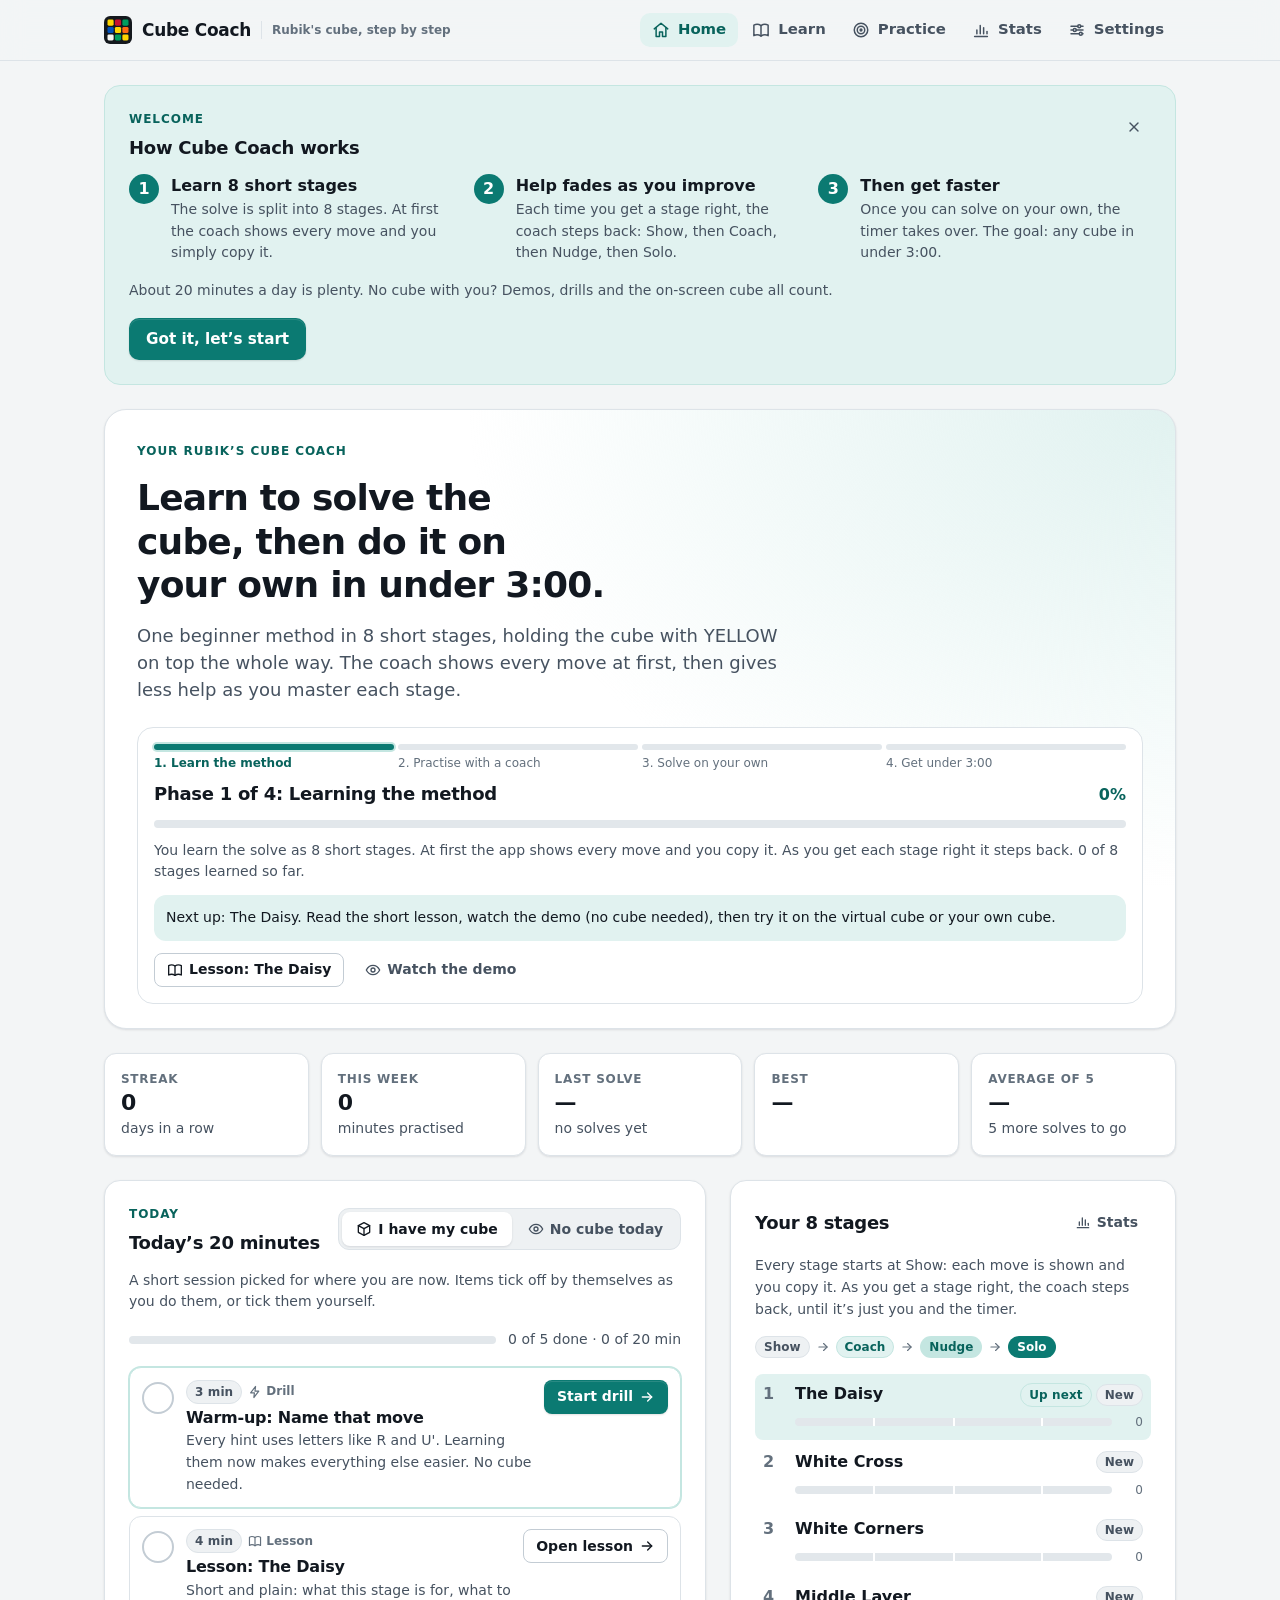
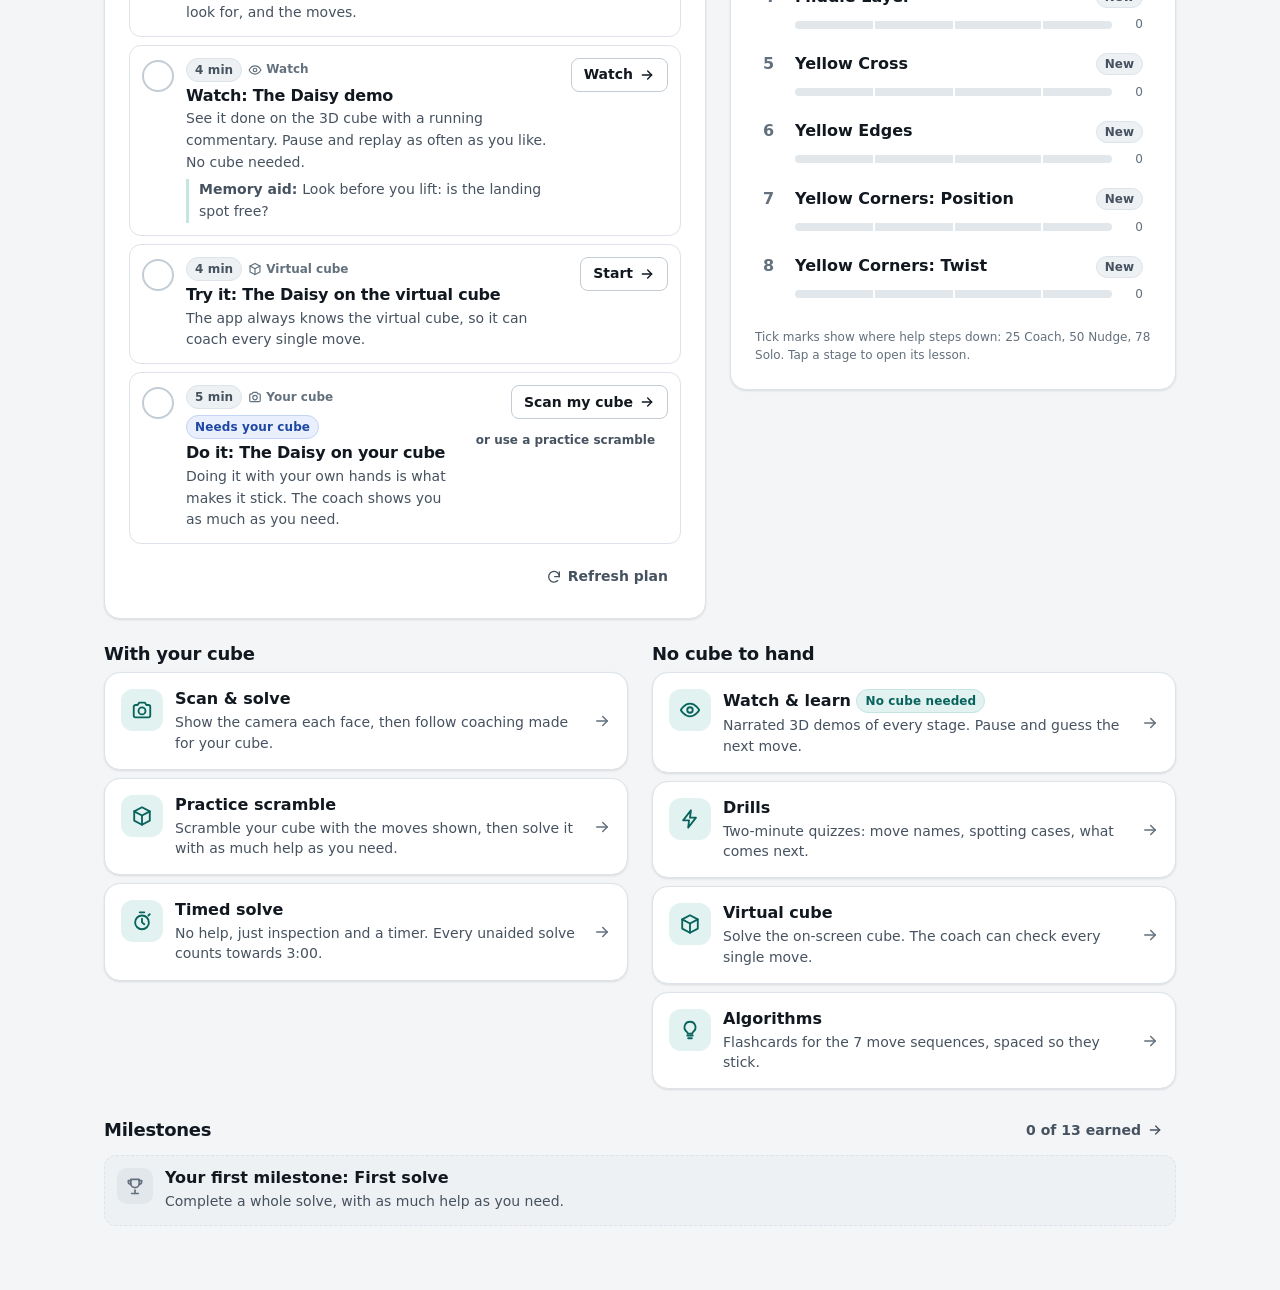
<file: index.html>
<!doctype html>
<html lang="en-GB">
<head>
  <meta charset="utf-8">
  <meta name="viewport" content="width=device-width, initial-scale=1, viewport-fit=cover">
  <title>Cube Coach</title>
  <meta name="description" content="Learn to solve a Rubik's cube from scratch, then solve it on your own in under three minutes — with your real cube or an on-screen one.">
  <meta name="color-scheme" content="light dark">
  <meta name="theme-color" content="#f3f5f6" media="(prefers-color-scheme: light)">
  <meta name="theme-color" content="#0c1014" media="(prefers-color-scheme: dark)">
  <link rel="icon" type="image/svg+xml" href="data:image/svg+xml,%3Csvg xmlns='http://www.w3.org/2000/svg' viewBox='0 0 32 32'%3E%3Crect width='32' height='32' rx='7' fill='%2314181d'/%3E%3Crect x='4' y='4' width='7' height='7' rx='1.6' fill='%23ffd500'/%3E%3Crect x='12.5' y='4' width='7' height='7' rx='1.6' fill='%23c8102e'/%3E%3Crect x='21' y='4' width='7' height='7' rx='1.6' fill='%23009e60'/%3E%3Crect x='4' y='12.5' width='7' height='7' rx='1.6' fill='%230051ba'/%3E%3Crect x='12.5' y='12.5' width='7' height='7' rx='1.6' fill='%23ffd500'/%3E%3Crect x='21' y='12.5' width='7' height='7' rx='1.6' fill='%23ff6a13'/%3E%3Crect x='4' y='21' width='7' height='7' rx='1.6' fill='%23f5f5f0'/%3E%3Crect x='12.5' y='21' width='7' height='7' rx='1.6' fill='%23009e60'/%3E%3Crect x='21' y='21' width='7' height='7' rx='1.6' fill='%23ffd500'/%3E%3C/svg%3E">
  <link rel="icon" type="image/png" sizes="192x192" href="icons/icon-192.png">
  <!-- Installable app (Add to Home Screen) + offline copy: see manifest.webmanifest and sw.js -->
  <link rel="manifest" href="manifest.webmanifest">
  <link rel="apple-touch-icon" href="icons/apple-touch-icon.png">
  <meta name="apple-mobile-web-app-capable" content="yes">
  <meta name="mobile-web-app-capable" content="yes">
  <meta name="apple-mobile-web-app-status-bar-style" content="default">
  <meta name="apple-mobile-web-app-title" content="Cube Coach">
  <meta name="application-name" content="Cube Coach">
  <meta name="format-detection" content="telephone=no">
  <link rel="stylesheet" href="css/app.css">
</head>
<body>
  <a class="skip-link" href="#screen">Skip to content</a>

  <header class="topbar">
    <div class="topbar__inner container">
      <a class="brand" href="#/home" aria-label="Cube Coach — home">
        <svg class="brand__mark" viewBox="0 0 32 32" aria-hidden="true" focusable="false">
          <rect width="32" height="32" rx="7" fill="#14181d"/>
          <rect x="4" y="4" width="7" height="7" rx="1.6" fill="#ffd500"/>
          <rect x="12.5" y="4" width="7" height="7" rx="1.6" fill="#c8102e"/>
          <rect x="21" y="4" width="7" height="7" rx="1.6" fill="#009e60"/>
          <rect x="4" y="12.5" width="7" height="7" rx="1.6" fill="#0051ba"/>
          <rect x="12.5" y="12.5" width="7" height="7" rx="1.6" fill="#ffd500"/>
          <rect x="21" y="12.5" width="7" height="7" rx="1.6" fill="#ff6a13"/>
          <rect x="4" y="21" width="7" height="7" rx="1.6" fill="#f5f5f0"/>
          <rect x="12.5" y="21" width="7" height="7" rx="1.6" fill="#009e60"/>
          <rect x="21" y="21" width="7" height="7" rx="1.6" fill="#ffd500"/>
        </svg>
        <span>Cube Coach</span>
        <span class="brand__tag">Rubik's cube, step by step</span>
      </a>
      <nav class="nav" aria-label="Main">
        <a class="nav__link" href="#/home" data-nav="home"><span class="nav__icon" data-icon="home"></span><span>Home</span></a>
        <a class="nav__link" href="#/learn" data-nav="learn"><span class="nav__icon" data-icon="learn"></span><span>Learn</span></a>
        <a class="nav__link" href="#/drills" data-nav="practice"><span class="nav__icon" data-icon="practice"></span><span>Practice</span></a>
        <a class="nav__link" href="#/stats" data-nav="stats"><span class="nav__icon" data-icon="stats"></span><span>Stats</span></a>
        <a class="nav__link" href="#/settings" data-nav="settings"><span class="nav__icon" data-icon="settings"></span><span>Settings</span></a>
      </nav>
    </div>
  </header>

  <div id="notices" class="notices"></div>

  <main id="screen" class="screen-root container" tabindex="-1">
    <div class="boot-loading"><span class="spinner"></span><span>Loading Cube Coach…</span></div>
    <noscript><div class="card"><h1>Cube Coach needs JavaScript</h1><p>Please turn JavaScript on for this page, then reload.</p></div></noscript>
  </main>

  <div id="toasts" class="toast-region" aria-live="polite"></div>

  <!-- three.js r128 (3D cube), kept in vendor/ so it works offline. If it can't load, the app still works with a flat cube view. -->
  <script src="vendor/three.min.js" onerror="window.CC_THREE_FAILED = true"></script>

  <!-- Core modules (order matters: later modules look earlier ones up via window.CC) -->
  <script src="js/cube.js"></script>
  <script src="js/solver.js"></script>
  <script src="js/scanner.js"></script>
  <script src="js/render3d.js"></script>
  <script src="js/lessons.js"></script>
  <script src="js/storage.js"></script>
  <script src="js/coach.js"></script>
  <!-- CC.Drills (the drill generator) is defined by js/screens/drills.js; there is no js/drills.js. -->
  <script src="js/gym.js"></script>
  <script src="js/topview.js"></script>
  <script src="js/app.js"></script>

  <!-- Screens register themselves with CC.App before boot -->
  <script src="js/screens/home.js"></script>
  <script src="js/screens/scan.js"></script>
  <script src="js/screens/solve.js"></script>
  <script src="js/screens/learn.js"></script>
  <script src="js/screens/drills.js"></script>
  <script src="js/screens/stats.js"></script>
  <script src="js/screens/settings.js"></script>
  <script src="js/screens/gym.js"></script>

  <script>
    (function () {
      function start() {
        if (window.CC && window.CC.App) { window.CC.App.boot(); return; }
        var main = document.getElementById('screen');
        if (main) main.innerHTML = '<div class="card"><h1>Cube Coach couldn’t start</h1>' +
          '<p>Some of the app files didn’t load. Check your internet connection and reload the page. ' +
          '(On a Mac, start it with “Start Cube Coach.command” and open http://localhost:8765.)</p></div>';
      }
      if (document.readyState === 'loading') document.addEventListener('DOMContentLoaded', start);
      else start();
    })();
  </script>
</body>
</html>
</file>
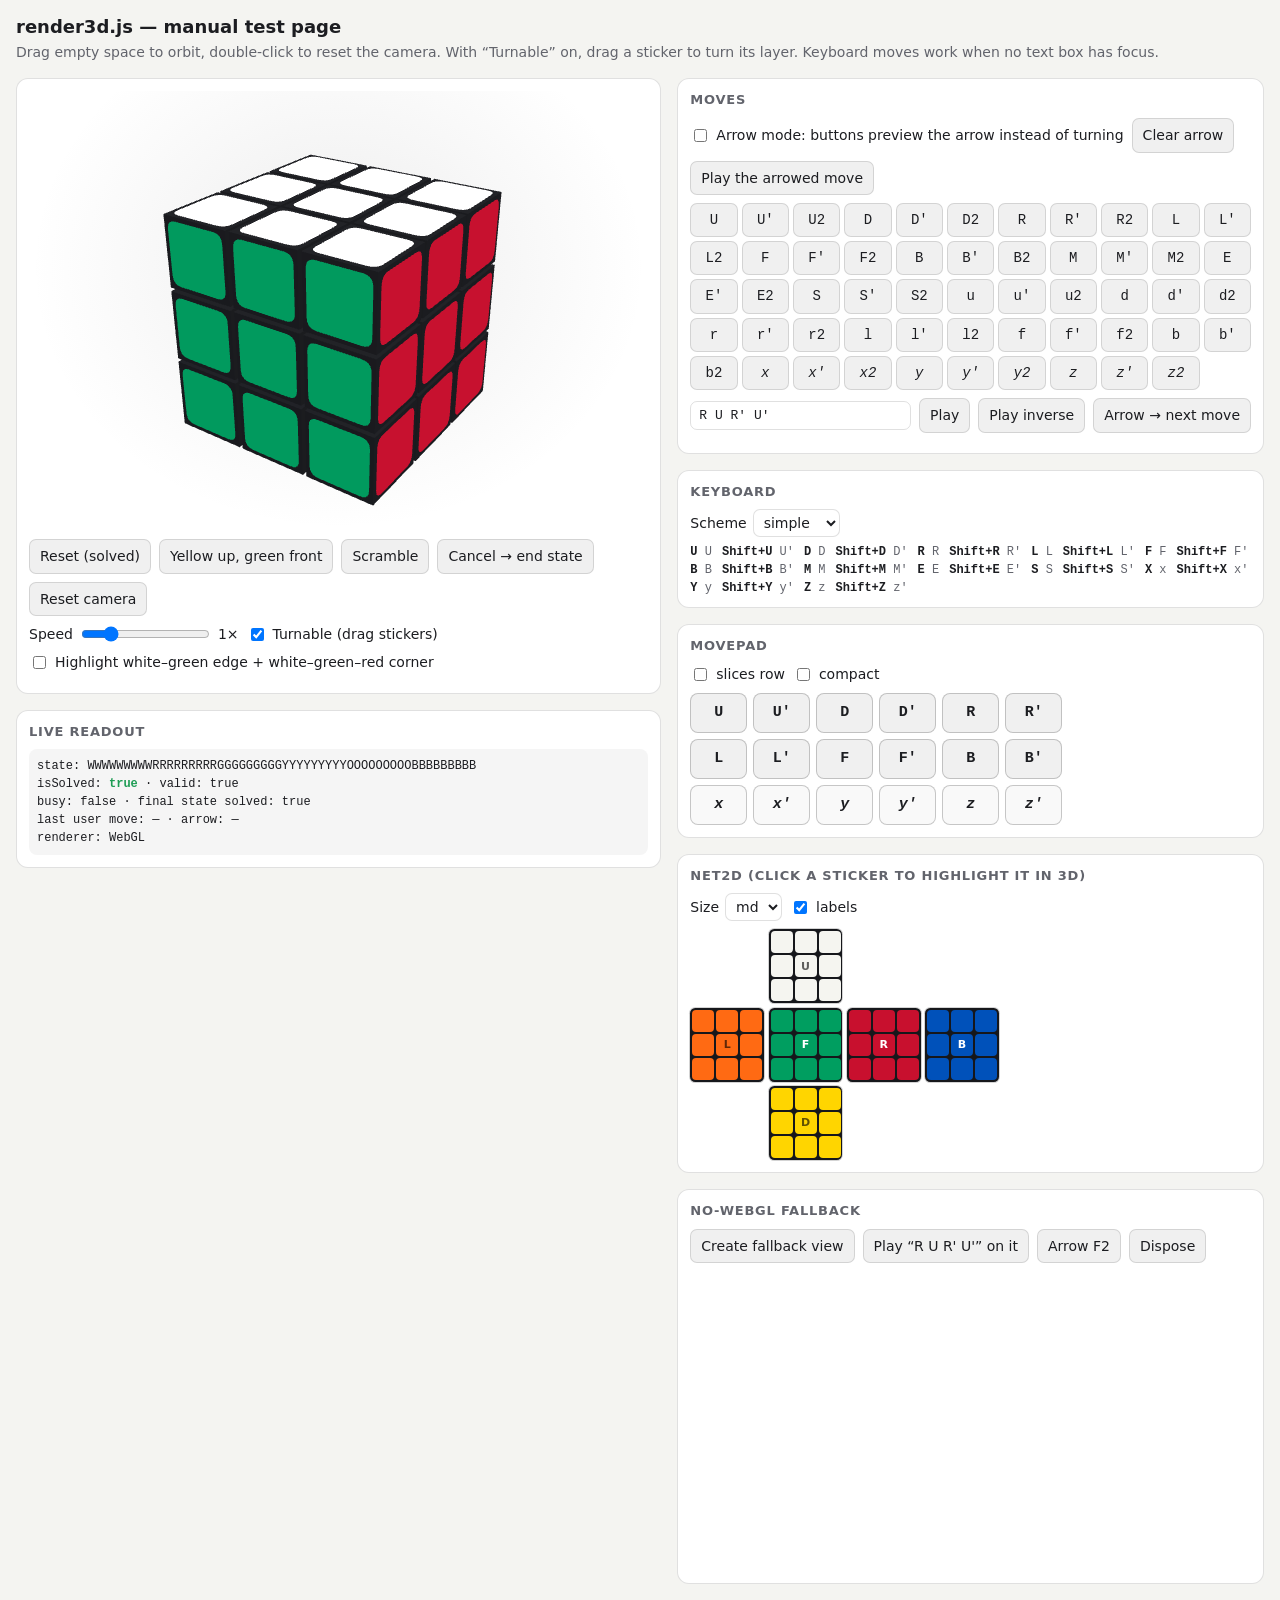
<file: dev/render-demo.html>
<!doctype html>
<html lang="en">
<head>
<meta charset="utf-8">
<meta name="viewport" content="width=device-width, initial-scale=1">
<title>Render Demo</title>
<style>
  :root {
    --bg: #f4f4f1; --panel: #ffffff; --ink: #1c1d21; --muted: #62646c; --line: rgba(0,0,0,.12);
    --cc-accent: #ff2bd6; --cc-net-body: #16171b;
  }
  @media (prefers-color-scheme: dark) {
    :root:not([data-theme="light"]) { --bg: #121317; --panel: #1b1d22; --ink: #ecedf0; --muted: #9a9ca5; --line: rgba(255,255,255,.12); --cc-net-body: #050506; }
  }
  :root[data-theme="dark"] { --bg: #121317; --panel: #1b1d22; --ink: #ecedf0; --muted: #9a9ca5; --line: rgba(255,255,255,.12); --cc-net-body: #050506; }
  * { box-sizing: border-box; }
  body { margin: 0; background: var(--bg); color: var(--ink); font: 14px/1.45 system-ui, -apple-system, "Segoe UI", Roboto, sans-serif; }
  header { padding: 14px 16px 4px; }
  h1 { font-size: 18px; margin: 0; }
  header p { margin: 2px 0 0; color: var(--muted); }
  main { display: grid; grid-template-columns: minmax(0, 1.1fr) minmax(0, 1fr); gap: 16px; padding: 12px 16px 32px; }
  @media (max-width: 860px) { main { grid-template-columns: minmax(0, 1fr); } }
  section { background: var(--panel); border: 1px solid var(--line); border-radius: 12px; padding: 12px; min-width: 0; }
  h2 { font-size: 13px; text-transform: uppercase; letter-spacing: .06em; color: var(--muted); margin: 0 0 8px; }
  #view { height: 440px; border-radius: 10px; background: radial-gradient(ellipse at 50% 40%, rgba(128,128,128,.14), transparent 70%); }
  .row { display: flex; flex-wrap: wrap; gap: 8px; align-items: center; margin: 8px 0; }
  .moves { display: grid; grid-template-columns: repeat(auto-fill, minmax(46px, 1fr)); gap: 4px; }
  button { font: inherit; color: inherit; background: rgba(128,128,128,.12); border: 1px solid var(--line); border-radius: 7px; padding: 6px 10px; cursor: pointer; }
  button:hover { background: rgba(128,128,128,.22); }
  .moves button { font-family: ui-monospace, SFMono-Regular, Menlo, monospace; padding: 6px 0; }
  .moves button.rot { font-style: italic; }
  input[type=text] { font: 13px ui-monospace, SFMono-Regular, Menlo, monospace; padding: 6px 8px; border-radius: 7px; border: 1px solid var(--line); background: transparent; color: inherit; min-width: 0; flex: 1 1 220px; }
  select { font: inherit; color: inherit; background: var(--panel); border: 1px solid var(--line); border-radius: 7px; padding: 4px 6px; }
  label { display: inline-flex; gap: 6px; align-items: center; }
  .readout { font: 12px/1.5 ui-monospace, SFMono-Regular, Menlo, monospace; word-break: break-all; background: rgba(128,128,128,.08); border-radius: 8px; padding: 8px; }
  .ok { color: #1f9d55; font-weight: 700; } .no { color: #c0392b; font-weight: 700; }
  .legend { display: flex; flex-wrap: wrap; gap: 4px 10px; font: 12px ui-monospace, SFMono-Regular, Menlo, monospace; color: var(--muted); }
  .legend b { color: var(--ink); }
  #fallbackHost { height: 300px; }
  .muted { color: var(--muted); }
</style>
</head>
<body>
<header>
  <h1>render3d.js — manual test page</h1>
  <p>Drag empty space to orbit, double-click to reset the camera. With “Turnable” on, drag a sticker to turn its layer. Keyboard moves work when no text box has focus.</p>
</header>
<main>
  <div>
    <section>
      <div id="view"></div>
      <div class="row">
        <button id="reset">Reset (solved)</button>
        <button id="learnFrame">Yellow up, green front</button>
        <button id="scramble">Scramble</button>
        <button id="cancel">Cancel → end state</button>
        <button id="camReset">Reset camera</button>
      </div>
      <div class="row">
        <label>Speed <input id="speed" type="range" min="0.25" max="4" step="0.25" value="1"> <span id="speedOut">1×</span></label>
        <label><input id="turnable" type="checkbox" checked> Turnable (drag stickers)</label>
        <label><input id="hl" type="checkbox"> Highlight white–green edge + white–green–red corner</label>
      </div>
    </section>
    <section style="margin-top:16px">
      <h2>Live readout</h2>
      <div class="readout" id="readout"></div>
    </section>
  </div>
  <div>
    <section>
      <h2>Moves</h2>
      <div class="row">
        <label><input id="arrowMode" type="checkbox"> Arrow mode: buttons preview the arrow instead of turning</label>
        <button id="clearArrow">Clear arrow</button>
        <button id="playArrow">Play the arrowed move</button>
      </div>
      <div class="moves" id="moves"></div>
      <div class="row">
        <input id="alg" type="text" value="R U R' U'" aria-label="Algorithm">
        <button id="play">Play</button>
        <button id="playInv">Play inverse</button>
        <button id="stepArrow">Arrow → next move</button>
      </div>
      <div class="muted" id="algMsg"></div>
    </section>
    <section style="margin-top:16px">
      <h2>Keyboard</h2>
      <div class="row">
        <label>Scheme <select id="scheme"><option value="simple">simple</option><option value="cstimer">cstimer</option></select></label>
      </div>
      <div class="legend" id="legend"></div>
    </section>
    <section style="margin-top:16px">
      <h2>MovePad</h2>
      <div class="row"><label><input id="padSlices" type="checkbox"> slices row</label><label><input id="padCompact" type="checkbox"> compact</label></div>
      <div id="pad"></div>
    </section>
    <section style="margin-top:16px">
      <h2>Net2D (click a sticker to highlight it in 3D)</h2>
      <div class="row">
        <label>Size <select id="netSize"><option>sm</option><option selected>md</option><option>lg</option></select></label>
        <label><input id="netLabels" type="checkbox" checked> labels</label>
      </div>
      <div id="net"></div>
    </section>
    <section style="margin-top:16px">
      <h2>No-WebGL fallback</h2>
      <div class="row"><button id="mkFallback">Create fallback view</button><button id="fbPlay">Play “R U R' U'” on it</button><button id="fbArrow">Arrow F2</button><button id="fbKill">Dispose</button></div>
      <div id="fallbackHost"></div>
    </section>
  </div>
</main>

<script src="../vendor/three.min.js"></script>
<script src="../js/cube.js"></script>
<script src="../js/render3d.js"></script>
<script>
(function () {
  'use strict';
  var Cube = CC.Cube, $ = function (id) { return document.getElementById(id); };
  var v = CC.View3D.create($('view'), { interactive: true, turnable: true });
  window.v = v; // for console poking
  var lastUser = '—', arrowTok = null, arrowAlg = null, arrowIdx = 0;

  v.onUserMove = function (tok) { lastUser = tok; refresh(); };

  // ---- move buttons
  var bases = ['U', 'D', 'R', 'L', 'F', 'B', 'M', 'E', 'S', 'u', 'd', 'r', 'l', 'f', 'b', 'x', 'y', 'z'];
  bases.forEach(function (b) {
    ['', "'", '2'].forEach(function (suf) {
      var tok = b + suf, btn = document.createElement('button');
      btn.textContent = tok;
      btn.title = Cube.moveInfo(tok).text;
      if (/^[xyz]/.test(b)) btn.className = 'rot';
      btn.onclick = function () {
        if ($('arrowMode').checked) { arrowTok = tok; v.showArrow(tok); refresh(); }
        else v.userMove(tok);
      };
      $('moves').appendChild(btn);
    });
  });
  $('clearArrow').onclick = function () { arrowTok = null; arrowAlg = null; v.showArrow(null); refresh(); };
  $('playArrow').onclick = function () {
    if (!arrowTok) return;
    var t = arrowTok;
    v.showArrow(null);
    v.play([t]).then(function () {
      if (arrowAlg) { arrowIdx++; arrowTok = arrowAlg[arrowIdx] || null; v.showArrow(arrowTok); if (!arrowTok) arrowAlg = null; }
      else v.showArrow(t);
      refresh();
    });
  };

  // ---- algorithm box
  function parse() {
    try { var a = Cube.parseAlg($('alg').value); $('algMsg').textContent = ''; return a; }
    catch (e) { $('algMsg').textContent = e.message; return null; }
  }
  $('play').onclick = function () {
    var a = parse(); if (!a) return;
    $('algMsg').textContent = 'Playing…';
    v.play(a, { speed: +$('speed').value, onMove: function (i, t) { $('algMsg').textContent = 'Move ' + (i + 1) + '/' + a.length + ': ' + t + ' — ' + Cube.moveInfo(t).text; refresh(); } })
      .then(function () { $('algMsg').textContent = 'Done.'; refresh(); });
  };
  $('playInv').onclick = function () { var a = parse(); if (a) v.play(Cube.invertAlg(a)).then(refresh); };
  $('stepArrow').onclick = function () {
    var a = parse(); if (!a || !a.length) return;
    arrowAlg = a; arrowIdx = 0; arrowTok = a[0]; v.showArrow(arrowTok); refresh();
  };

  // ---- state controls
  $('reset').onclick = function () { v.setState(Cube.solved()); refresh(); };
  $('learnFrame').onclick = function () { v.setState(Cube.applyAlg(Cube.solved(), 'z2')); refresh(); };
  $('scramble').onclick = function () { v.play(Cube.scramble(20), { speed: 4 }).then(refresh); };
  $('cancel').onclick = function () { v.cancel(); refresh(); };
  $('camReset').onclick = function () { v.resetCamera(); };
  $('speed').oninput = function () { v.setSpeed(+this.value); $('speedOut').textContent = this.value + '×'; };
  $('turnable').onchange = function () { v.setTurnable(this.checked); this.blur(); };
  $('hl').onchange = function () {
    if (this.checked) {
      var s = v.getState(), e = Cube.findEdge(s, 'W', 'G'), c = Cube.findCorner(s, 'W', 'G', 'R');
      v.highlight(e.stickers.concat(c.stickers));
    } else v.highlight(null);
    this.blur();
  };
  $('arrowMode').onchange = function () { this.blur(); };

  // ---- keyboard
  function showLegend() {
    $('legend').innerHTML = CC.Keys.legend($('scheme').value).map(function (e) { return '<span><b>' + e.key + '</b> ' + e.token + '</span>'; }).join('');
  }
  $('scheme').onchange = function () { showLegend(); this.blur(); };
  showLegend();
  document.addEventListener('keydown', function (e) {
    var tok = CC.Keys.toMove(e, $('scheme').value);
    if (!tok) return;
    e.preventDefault();
    v.userMove(tok);
  });

  // ---- MovePad
  var pad = null;
  function mkPad() {
    if (pad) pad.destroy();
    pad = CC.MovePad.render($('pad'), { onMove: function (t) { v.userMove(t); }, slices: $('padSlices').checked, compact: $('padCompact').checked });
  }
  $('padSlices').onchange = mkPad; $('padCompact').onchange = mkPad;
  mkPad();

  // ---- Net2D
  var picked = [];
  var net = CC.Net2D.render($('net'), v.getState(), {
    size: 'md', labels: true,
    onSticker: function (i) {
      var at = picked.indexOf(i);
      if (at === -1) picked.push(i); else picked.splice(at, 1);
      v.highlight(picked.length ? picked : null);
      refresh();
    }
  });
  $('netSize').onchange = function () { net.update(null, { size: this.value }); };
  $('netLabels').onchange = function () { net.update(null, { labels: this.checked }); };

  // ---- fallback
  var fb = null;
  $('mkFallback').onclick = function () { if (!fb) fb = CC.View3D.create($('fallbackHost'), { fallback: true }); };
  $('fbPlay').onclick = function () { if (fb) fb.play("R U R' U'"); };
  $('fbArrow').onclick = function () { if (fb) fb.showArrow('F2'); };
  $('fbKill').onclick = function () { if (fb) { fb.dispose(); fb = null; } };

  // ---- readout
  function refresh() {
    var s = v.getState();
    var ok = Cube.isSolved(s);
    $('readout').innerHTML =
      'state: ' + Cube.toString(s) + '<br>' +
      'isSolved: <span class="' + (ok ? 'ok' : 'no') + '">' + ok + '</span> · valid: ' + Cube.validate(s).ok + '<br>' +
      'busy: ' + v.isBusy() + ' · final state solved: ' + Cube.isSolved(v.finalState()) + '<br>' +
      'last user move: ' + lastUser + ' · arrow: ' + (arrowTok ? arrowTok + ' — ' + Cube.moveInfo(arrowTok).text : '—') + '<br>' +
      'renderer: ' + (v.fallback ? '2D fallback (no WebGL)' : 'WebGL');
    net.update(s);
  }
  setInterval(refresh, 250);
  refresh();
})();
</script>
</body>
</html>
</file>
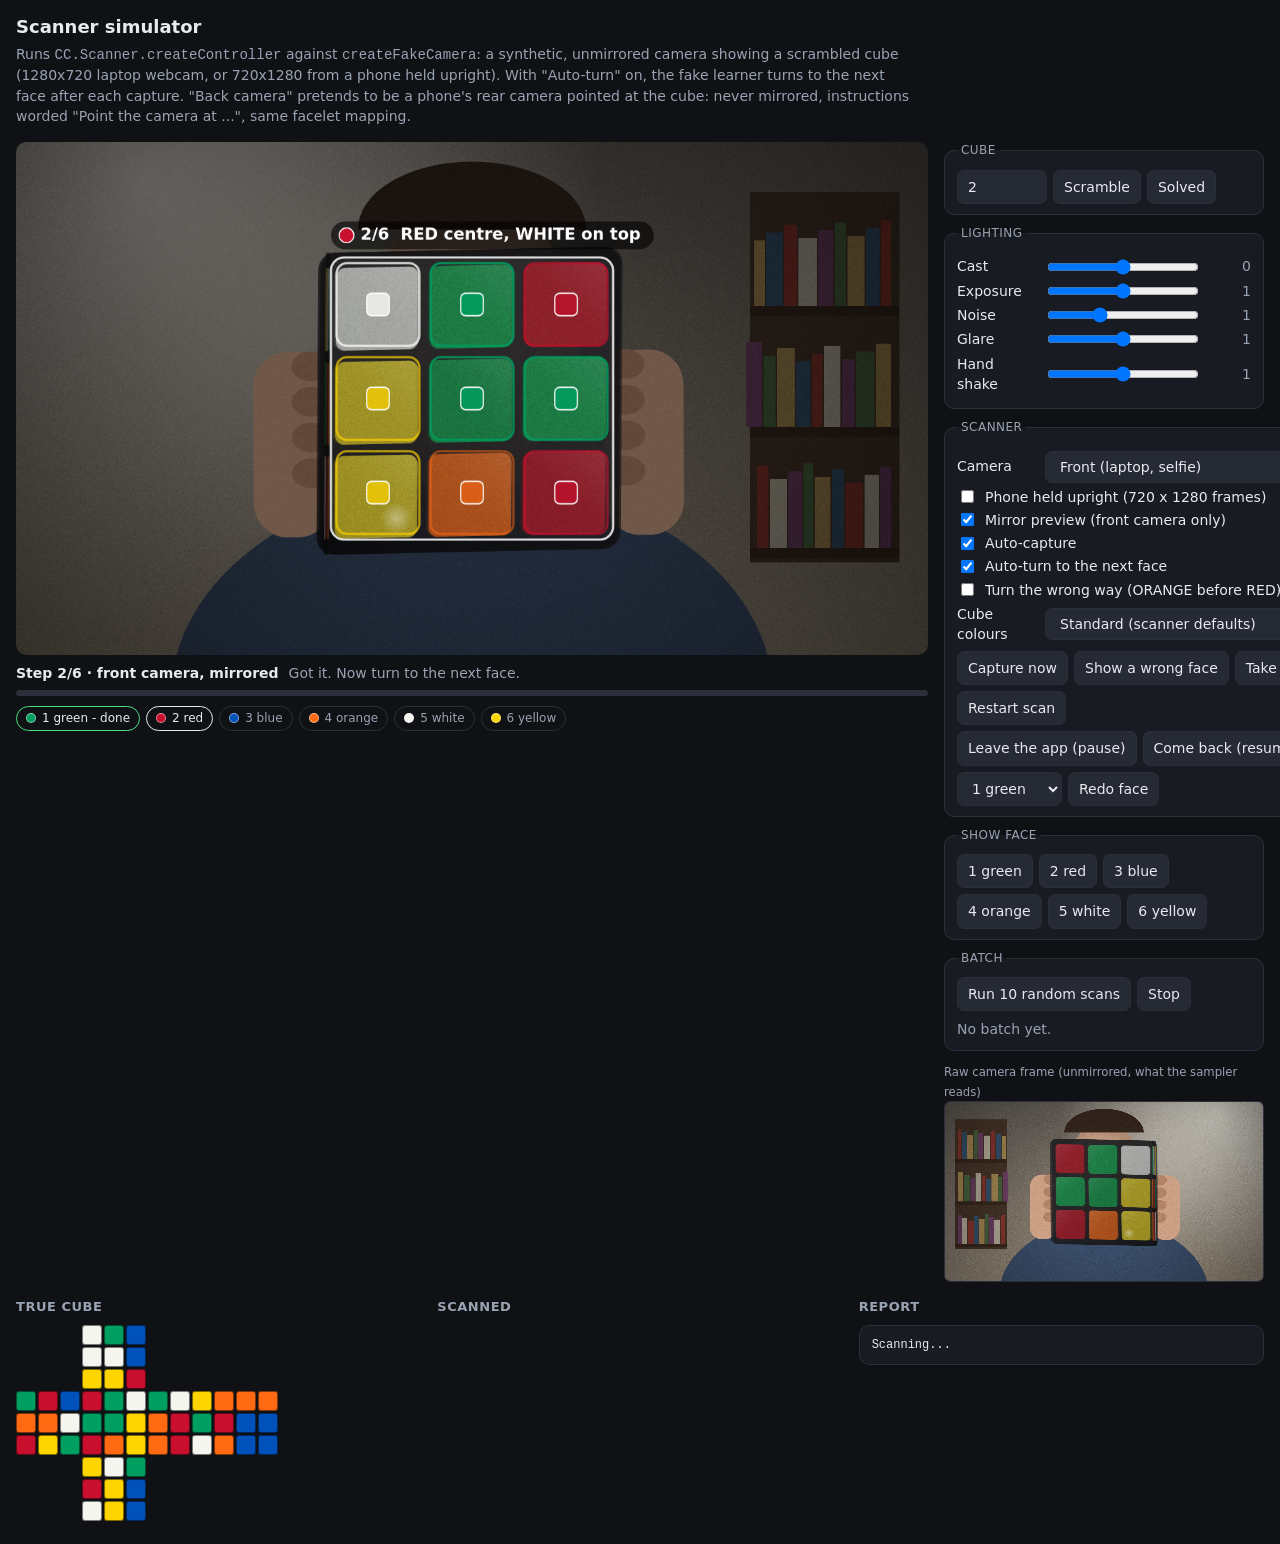
<file: dev/scan-sim.html>
<!doctype html>
<html lang="en">
<head>
<meta charset="utf-8">
<meta name="viewport" content="width=device-width, initial-scale=1">
<title>Scanner Simulator</title>
<style>
  :root {
    --bg: #0f1115; --panel: #181b22; --line: #2a2f3a; --text: #e8eaf0; --muted: #9aa3b2;
    --good: #4ade80; --bad: #f87171; --warn: #fbbf24; --btn: #252a35; --btn-hover: #2f3543;
  }
  * { box-sizing: border-box; }
  body { margin: 0; background: var(--bg); color: var(--text); font: 14px/1.45 -apple-system, BlinkMacSystemFont, "Segoe UI", system-ui, sans-serif; }
  header { padding: 14px 16px 6px; }
  header h1 { margin: 0; font-size: 18px; }
  header p { margin: 4px 0 0; color: var(--muted); max-width: 900px; }
  main { display: grid; grid-template-columns: minmax(0, 1fr) 320px; gap: 16px; padding: 10px 16px; }
  @media (max-width: 900px) { main { grid-template-columns: minmax(0, 1fr); } }
  .stage canvas#view { width: 100%; height: auto; max-height: 78vh; object-fit: contain; display: block; background: #000; border-radius: 10px; }
  .status { display: flex; gap: 10px; align-items: baseline; margin-top: 8px; flex-wrap: wrap; }
  .status #stepLabel { font-weight: 600; }
  .status #msg { color: var(--muted); }
  .meter { height: 6px; background: var(--line); border-radius: 3px; margin-top: 6px; overflow: hidden; }
  .meter > div { height: 100%; width: 0; background: var(--good); transition: width 60ms linear; }
  .chips { display: flex; gap: 6px; margin-top: 10px; flex-wrap: wrap; }
  .chip { display: inline-flex; align-items: center; gap: 6px; padding: 3px 9px; border: 1px solid var(--line); border-radius: 999px; color: var(--muted); font-size: 12px; }
  .chip.done { color: var(--text); border-color: var(--good); }
  .chip.now { border-color: var(--text); color: var(--text); }
  .dot { width: 10px; height: 10px; border-radius: 50%; border: 1px solid rgba(255,255,255,0.5); display: inline-block; }
  aside { display: flex; flex-direction: column; gap: 10px; }
  fieldset { border: 1px solid var(--line); border-radius: 10px; background: var(--panel); margin: 0; padding: 10px 12px; }
  legend { color: var(--muted); padding: 0 4px; font-size: 12px; text-transform: uppercase; letter-spacing: 0.04em; }
  label.row { display: grid; grid-template-columns: 80px 1fr 42px; gap: 8px; align-items: center; margin: 4px 0; }
  label.row output { color: var(--muted); text-align: right; font-variant-numeric: tabular-nums; }
  label.check { display: flex; gap: 8px; align-items: center; margin: 3px 0; }
  .btns { display: flex; flex-wrap: wrap; gap: 6px; }
  button, select, input[type=number] { background: var(--btn); color: var(--text); border: 1px solid var(--line); border-radius: 7px; padding: 6px 10px; font: inherit; }
  button { cursor: pointer; }
  button:hover { background: var(--btn-hover); }
  input[type=number] { width: 90px; }
  .raw canvas { width: 100%; height: auto; display: block; border-radius: 6px; border: 1px solid var(--line); }
  .raw small { color: var(--muted); }
  .results { display: grid; grid-template-columns: repeat(auto-fit, minmax(280px, 1fr)); gap: 16px; padding: 6px 16px 24px; }
  .results h2 { font-size: 13px; color: var(--muted); text-transform: uppercase; letter-spacing: 0.04em; margin: 0 0 8px; }
  .net { display: grid; grid-template-columns: repeat(12, 20px); grid-template-rows: repeat(9, 20px); gap: 2px; }
  .net div { border-radius: 3px; border: 1px solid rgba(0,0,0,0.5); }
  .net div.wrong { outline: 3px solid var(--bad); outline-offset: -1px; }
  .net div.unsure { box-shadow: inset 0 0 0 3px var(--warn); }
  pre#report { white-space: pre-wrap; background: var(--panel); border: 1px solid var(--line); border-radius: 10px; padding: 10px 12px; margin: 0; font: 12px/1.5 ui-monospace, Menlo, monospace; }
  .ok { color: var(--good); } .bad { color: var(--bad); }
  #tally { margin-top: 8px; color: var(--muted); }
</style>
</head>
<body>
<header>
  <h1>Scanner simulator</h1>
  <p>Runs <code>CC.Scanner.createController</code> against <code>createFakeCamera</code>: a synthetic, unmirrored camera
    showing a scrambled cube (1280x720 laptop webcam, or 720x1280 from a phone held upright). With "Auto-turn" on, the fake
    learner turns to the next face after each capture. "Back camera" pretends to be a phone's rear camera pointed at the cube:
    never mirrored, instructions worded "Point the camera at ...", same facelet mapping.</p>
</header>
<main>
  <section class="stage">
    <canvas id="view" width="1280" height="720"></canvas>
    <div class="status"><span id="stepLabel">Starting...</span><span id="msg"></span></div>
    <div class="meter"><div id="stab"></div></div>
    <div class="chips" id="chips"></div>
  </section>
  <aside>
    <fieldset>
      <legend>Cube</legend>
      <div class="btns">
        <input type="number" id="seed" value="1" min="0" aria-label="Scramble seed">
        <button id="scramble">Scramble</button>
        <button id="solved">Solved</button>
      </div>
    </fieldset>
    <fieldset>
      <legend>Lighting</legend>
      <label class="row">Cast <input type="range" id="cast" min="-1.5" max="1.5" step="0.1" value="0"><output for="cast"></output></label>
      <label class="row">Exposure <input type="range" id="exposure" min="0.5" max="1.5" step="0.05" value="1"><output for="exposure"></output></label>
      <label class="row">Noise <input type="range" id="noise" min="0" max="3" step="0.1" value="1"><output for="noise"></output></label>
      <label class="row">Glare <input type="range" id="glare" min="0" max="2" step="0.1" value="1"><output for="glare"></output></label>
      <label class="row">Hand shake <input type="range" id="jitter" min="0" max="2" step="0.1" value="1"><output for="jitter"></output></label>
    </fieldset>
    <fieldset>
      <legend>Scanner</legend>
      <label class="row" style="grid-template-columns: 80px 1fr">Camera
        <select id="facing" aria-label="Camera">
          <option value="user">Front (laptop, selfie)</option>
          <option value="environment">Back (phone at the cube)</option>
        </select></label>
      <label class="check"><input type="checkbox" id="portrait"> Phone held upright (720 x 1280 frames)</label>
      <label class="check"><input type="checkbox" id="mirror" checked> Mirror preview (front camera only)</label>
      <label class="check"><input type="checkbox" id="auto" checked> Auto-capture</label>
      <label class="check"><input type="checkbox" id="autoturn" checked> Auto-turn to the next face</label>
      <label class="check"><input type="checkbox" id="wrongway"> Turn the wrong way (ORANGE before RED)</label>
      <label class="row" style="grid-template-columns: 80px 1fr">Cube colours
        <select id="palette" aria-label="Cube colours">
          <option value="std">Standard (scanner defaults)</option>
          <option value="brand2">Another brand (redder orange, bluish white)</option>
          <option value="brand3">Another brand (dark red, pale yellow)</option>
        </select></label>
      <div class="btns" style="margin-top:6px">
        <button id="capture">Capture now</button>
        <button id="wrong">Show a wrong face</button>
        <button id="hide">Take the cube away</button>
        <button id="reset">Restart scan</button>
      </div>
      <div class="btns" style="margin-top:6px">
        <button id="pause">Leave the app (pause)</button>
        <button id="resume">Come back (resume)</button>
      </div>
      <div class="btns" style="margin-top:6px">
        <select id="redoStep" aria-label="Face to redo"></select>
        <button id="redo">Redo face</button>
      </div>
    </fieldset>
    <fieldset>
      <legend>Show face</legend>
      <div class="btns" id="faceBtns"></div>
    </fieldset>
    <fieldset>
      <legend>Batch</legend>
      <div class="btns"><button id="batch">Run 10 random scans</button><button id="stopBatch">Stop</button></div>
      <div id="tally">No batch yet.</div>
    </fieldset>
    <div class="raw"><small>Raw camera frame (unmirrored, what the sampler reads)</small><div id="rawHost"></div></div>
  </aside>
</main>
<section class="results">
  <div><h2>True cube</h2><div id="netTrue"></div></div>
  <div><h2>Scanned</h2><div id="netScan"></div></div>
  <div><h2>Report</h2><pre id="report">Scanning...</pre></div>
</section>

<script src="../js/cube.js"></script>
<script src="../js/scanner.js"></script>
<script>
(function () {
  'use strict';
  var Cube = CC.Cube, Scanner = CC.Scanner;
  var $ = function (id) { return document.getElementById(id); };
  var state = null, fake = null, ctrl = null, turnTimer = null, startedAt = 0, batch = null, swapped = false, hidden = false;
  var PALETTES = {
    std: null,
    brand2: { W: [200, 210, 215], Y: [215, 210, 60], G: [40, 170, 90], B: [30, 70, 160], R: [200, 45, 55], O: [235, 110, 50] },
    brand3: { W: [235, 235, 225], Y: [240, 235, 110], G: [30, 140, 60], B: [20, 60, 150], R: [150, 20, 30], O: [230, 95, 30] }
  };
  // which face the fake learner shows for a scan step (turning the wrong way swaps RED and ORANGE)
  function faceFor(step) { return $('wrongway').checked && (step === 1 || step === 3) ? 4 - step : step; }

  function el(tag, cls, text) { var e = document.createElement(tag); if (cls) e.className = cls; if (text != null) e.textContent = text; return e; }

  function setCube(seed) {
    state = seed == null ? Cube.solved() : Cube.applyAlg(Cube.solved(), Cube.scramble(25, seed));
  }

  function lightOpts() {
    var o = { cast: +$('cast').value, exposure: +$('exposure').value, noise: +$('noise').value, glare: +$('glare').value, jitter: +$('jitter').value };
    o.palette = PALETTES[$('palette').value] || Scanner.DEFAULT_RGB;
    o.scene = $('facing').value === 'environment' ? 'rear' : 'selfie';
    return o;
  }

  function renderNet(host, st, opts) {
    opts = opts || {};
    var grid = el('div', 'net');
    var pos = { U: [3, 0], L: [0, 3], F: [3, 3], R: [6, 3], B: [9, 3], D: [3, 6] };
    Cube.FACES.forEach(function (f, fi) {
      for (var k = 0; k < 9; k++) {
        var i = fi * 9 + k, d = el('div');
        d.style.gridColumn = String(pos[f][0] + (k % 3) + 1);
        d.style.gridRow = String(pos[f][1] + Math.floor(k / 3) + 1);
        d.style.background = Cube.COLOR_HEX[st[i]] || '#444';
        d.title = '#' + i + ' ' + f + ' ' + st[i] + (opts.confidence ? ' conf ' + opts.confidence[i].toFixed(2) : '');
        if (opts.wrong && opts.wrong.indexOf(i) !== -1) d.classList.add('wrong');
        if (opts.uncertain && opts.uncertain.indexOf(i) !== -1) d.classList.add('unsure');
        grid.appendChild(d);
      }
    });
    host.replaceChildren(grid);
  }

  function renderChips(info) {
    var host = $('chips');
    host.replaceChildren();
    Scanner.SCAN_ORDER.forEach(function (e, i) {
      var c = el('span', 'chip');
      var dot = el('span', 'dot'); dot.style.background = Cube.COLOR_HEX[e.center];
      c.appendChild(dot);
      c.appendChild(document.createTextNode((i + 1) + ' ' + Cube.COLOR_NAME[e.center] + (info && info.captured[i] ? ' - done' : '')));
      if (info && info.captured[i]) c.classList.add('done');
      if (info && info.step === i) c.classList.add('now');
      host.appendChild(c);
    });
  }

  var lastChipKey = '';
  var camState = 'idle';
  function onState(s) { camState = s; if (s !== 'live') $('msg').textContent = '[camera ' + s + ']'; }
  function onFrame(info) {
    $('stepLabel').textContent = (info.complete ? 'Done' : 'Step ' + (info.step + 1) + '/6') + ' · ' + (ctrl.getFacing() === 'environment' ? 'back' : 'front') + ' camera' + (ctrl.getMirror() ? ', mirrored' : '');
    $('msg').textContent = info.message || '';
    $('stab').style.width = Math.round(100 * (info.ready && info.armed ? info.stability : 0)) + '%';
    var key = info.step + ':' + info.captured.join(',');
    if (key !== lastChipKey) { lastChipKey = key; renderChips(info); }
  }

  function onCapture(step, letters) {
    var next = ctrl.session.step;
    if ($('autoturn').checked && next < 6) {
      clearTimeout(turnTimer);
      turnTimer = setTimeout(function () { if (fake) fake.showFace(faceFor(next)); }, 450);
    }
  }
  // onCapture comes twice from one capture when the RED and ORANGE faces turned out to be the other
  // way round (both steps get their colours again); count the calls made in the same tick
  var callsThisTick = 0;
  function onCaptureAll(step, letters) {
    if (++callsThisTick === 2) swapped = true;
    if (callsThisTick === 1) Promise.resolve().then(function () { callsThisTick = 0; });
    onCapture(step, letters);
  }

  function onComplete(result) {
    var wrong = [];
    result.state.forEach(function (l, i) { if (l !== state[i]) wrong.push(i); });
    renderNet($('netScan'), result.state, { wrong: wrong, uncertain: result.uncertain, confidence: result.confidence });
    var secs = ((performance.now() - startedAt) / 1000).toFixed(1);
    var lines = [];
    lines.push(wrong.length ? 'MISMATCH: ' + wrong.length + ' sticker(s) differ from the true cube: ' + wrong.join(', ') : 'EXACT MATCH with the true cube');
    lines.push('valid cube: ' + (result.validation.ok ? 'yes' : 'no - ' + result.validation.errors.map(function (e) { return e.type; }).join(', ')));
    lines.push('repaired: ' + result.repaired + '   uncertain: [' + result.uncertain.join(', ') + ']');
    if (result.suspectSteps && result.suspectSteps.length) lines.push('suspect steps: ' + result.suspectSteps.join(', '));
    lines.push('RED/ORANGE faces came the other way round: ' + (swapped || result.swappedRedOrange ? 'yes (sorted out automatically)' : 'no'));
    result.warnings.forEach(function (w) { lines.push('warning: ' + w); });
    lines.push('white balance: ' + result.lighting.whiteBalance.map(function (v) { return v.toFixed(2); }).join(' / '));
    lines.push('face exposure: ' + result.lighting.faceGain.map(function (v) { return v.toFixed(2); }).join(' / '));
    lines.push('camera: ' + ctrl.getFacing() + (ctrl.getMirror() ? ' (mirrored preview)' : ' (unmirrored preview)') + ', frames ' + fake.size().width + 'x' + fake.size().height);
    lines.push('scan took ' + secs + ' s');
    $('report').textContent = lines.join('\n');
    $('report').className = wrong.length ? 'bad' : 'ok';
    if (batch) {
      batch.done++;
      if (!wrong.length) batch.exact++;
      batch.seconds += +secs;
      showTally();
      if (batch.done < batch.total) setTimeout(function () { if (batch) { setCube(Math.floor(Math.random() * 1e6)); $('seed').value = ''; restart(); } }, 900);
      else batch.running = false;
    }
  }

  function showTally() {
    if (!batch) return;
    $('tally').textContent = 'Batch: ' + batch.exact + '/' + batch.done + ' exact' + (batch.done < batch.total ? ' (running ' + (batch.done + 1) + ' of ' + batch.total + ')' : ' - finished') +
      (batch.done ? ', average ' + (batch.seconds / batch.done).toFixed(1) + ' s per scan' : '');
  }

  function onError(err) {
    $('report').textContent = 'Camera error [' + err.code + ']: ' + err.message;
    $('report').className = 'bad';
  }

  function restart() {
    clearTimeout(turnTimer);
    if (ctrl) ctrl.stop();
    if (fake) fake.destroy();
    swapped = false; hidden = false; $('hide').textContent = 'Take the cube away';
    var facing = $('facing').value, size = $('portrait').checked ? { width: 720, height: 1280 } : {};
    fake = Scanner.createFakeCamera(state, Object.assign({ face: 0, seed: 7, scene: facing === 'environment' ? 'rear' : 'selfie' }, size, lightOpts()));
    $('rawHost').replaceChildren(fake.canvas);
    ctrl = Scanner.createController({
      canvas: $('view'), mirror: $('mirror').checked, autoCapture: $('auto').checked, facing: facing,
      onFrame: onFrame, onCapture: onCaptureAll, onComplete: onComplete, onError: onError, onState: onState
    });
    ctrl.useStream(fake.stream, { facing: facing }).catch(function () { /* reported via onError */ });
    startedAt = performance.now();
    renderNet($('netTrue'), state);
    $('netScan').replaceChildren();
    $('report').textContent = 'Scanning...';
    $('report').className = '';
    renderChips(null);
  }

  // controls
  Scanner.SCAN_ORDER.forEach(function (e, i) {
    var label = (i + 1) + ' ' + Cube.COLOR_NAME[e.center];
    var b = el('button', null, label);
    b.addEventListener('click', function () { fake.showFace(i); });
    $('faceBtns').appendChild(b);
    var o = el('option', null, label); o.value = String(i);
    $('redoStep').appendChild(o);
  });
  ['cast', 'exposure', 'noise', 'glare', 'jitter'].forEach(function (id) {
    var input = $(id), out = input.parentNode.querySelector('output');
    var show = function () { out.textContent = (+input.value).toFixed(2).replace(/\.?0+$/, '') || '0'; };
    show();
    input.addEventListener('input', function () { show(); if (fake) fake.set(lightOpts()); });
  });
  $('mirror').addEventListener('change', function () { ctrl.setMirror($('mirror').checked); });
  $('facing').addEventListener('change', function () {
    var f = $('facing').value;
    ctrl.setFacing(f);
    fake.set(Object.assign({ scene: f === 'environment' ? 'rear' : 'selfie' }, lightOpts()));
  });
  $('portrait').addEventListener('change', restart);
  $('pause').addEventListener('click', function () { ctrl.pause(); });
  $('resume').addEventListener('click', function () { ctrl.resume(); });
  $('auto').addEventListener('change', function () { ctrl.setAutoCapture($('auto').checked); });
  $('capture').addEventListener('click', function () { ctrl.captureNow(); });
  $('wrong').addEventListener('click', function () { var s = ctrl.session.step; fake.showFace(((s < 6 ? s : 0) + 2) % 6); });
  $('hide').addEventListener('click', function () {
    hidden = !hidden;
    fake.hideCube(hidden);
    $('hide').textContent = hidden ? 'Bring the cube back' : 'Take the cube away';
  });
  $('palette').addEventListener('change', function () { if (fake) fake.set(lightOpts()); });
  $('reset').addEventListener('click', restart);
  $('redo').addEventListener('click', function () {
    var i = +$('redoStep').value;
    ctrl.redo(i);
    if ($('autoturn').checked) fake.showFace(faceFor(i));
  });
  $('scramble').addEventListener('click', function () {
    var v = $('seed').value === '' ? Math.floor(Math.random() * 1e6) : +$('seed').value;
    $('seed').value = String(v + 1);
    setCube(v);
    restart();
  });
  $('solved').addEventListener('click', function () { setCube(null); restart(); });
  $('batch').addEventListener('click', function () {
    batch = { total: 10, done: 0, exact: 0, seconds: 0, running: true };
    $('autoturn').checked = true; $('auto').checked = true;
    showTally();
    setCube(Math.floor(Math.random() * 1e6));
    restart();
  });
  $('stopBatch').addEventListener('click', function () { batch = null; $('tally').textContent = 'Batch stopped.'; });

  setCube(1);
  $('seed').value = '2';
  restart();
})();
</script>
</body>
</html>
</file>
<file: css/app.css>
/* Cube Coach — design system
 * Calm neutral surfaces, one confident accent (deep teal), the six cube colours as tokens.
 * Light by default; dark via prefers-color-scheme, overridable with <html data-theme="light|dark">.
 */

/* ================================================================ tokens */
:root {
  color-scheme: light;

  /* surfaces & text */
  --bg: #f3f5f6;
  --surface: #ffffff;
  --surface-2: #eef1f3;
  --surface-3: #e2e7eb;
  --border: #dde3e8;
  --border-strong: #c3ccd4;
  --text: #121820;
  --text-2: #465260;
  --text-3: #63707d;

  /* accent: deep teal */
  --accent: #0b7a72;
  --accent-hover: #096860;
  --accent-active: #075550;
  --accent-soft: #e1f2f0;
  --accent-soft-2: #c4e6e1;
  --accent-text: #08635c;
  --on-accent: #ffffff;

  /* status */
  --success: #17803f;  --success-soft: #e4f4e9;  --success-border: #b3dcc1;  --success-text: #126633;
  --warn: #a35f00;     --warn-soft: #fff3dc;     --warn-border: #f0d199;     --warn-text: #7f4a00;
  --danger: #c0262d;   --danger-soft: #fdecec;   --danger-border: #f1bfbd;   --danger-text: #a01f25;
  --info: #2457c5;     --info-soft: #e9effc;     --info-border: #c4d4f4;     --info-text: #1d47a3;
  --on-danger: #ffffff;

  --toast-bg: #17202a;
  --toast-fg: #f1f4f7;
  --backdrop: rgba(12, 18, 24, 0.5);
  --stage-bg: #e6ebee;
  --stage-glow: #fbfcfc;
  --topbar-bg: rgba(243, 245, 246, 0.86);

  --shadow-1: 0 1px 2px rgba(17, 24, 32, 0.05), 0 1px 3px rgba(17, 24, 32, 0.06);
  --shadow-2: 0 2px 4px rgba(17, 24, 32, 0.04), 0 8px 22px rgba(17, 24, 32, 0.08);
  --shadow-3: 0 18px 40px rgba(17, 24, 32, 0.18), 0 4px 12px rgba(17, 24, 32, 0.08);
  --ring: 0 0 0 3px rgba(11, 122, 114, 0.28);

  /* the cube (must match CC.Cube.COLOR_HEX) */
  --cube-W: #f5f5f0;
  --cube-Y: #ffd500;
  --cube-G: #009e60;
  --cube-B: #0051ba;
  --cube-R: #c8102e;
  --cube-O: #ff6a13;
  --cube-plastic: #14181d;
  --sticker-edge: rgba(0, 0, 0, 0.22);

  /* shape, space, type, motion */
  --radius-xs: 6px;
  --radius-sm: 8px;
  --radius: 12px;
  --radius-lg: 16px;
  --radius-xl: 22px;
  --radius-pill: 999px;
  --space-1: 4px;
  --space-2: 8px;
  --space-3: 12px;
  --space-4: 16px;
  --space-5: 24px;
  --space-6: 32px;
  --space-7: 48px;
  --space-8: 64px;
  --font: system-ui, -apple-system, BlinkMacSystemFont, "Segoe UI", Roboto, "Helvetica Neue", Arial, sans-serif, "Apple Color Emoji", "Segoe UI Emoji";
  --font-mono: ui-monospace, "SF Mono", SFMono-Regular, Menlo, Consolas, "Liberation Mono", monospace;
  --text-xs: 0.75rem;
  --text-sm: 0.875rem;
  --text-md: 1rem;
  --text-lg: 1.125rem;
  --text-xl: 1.375rem;
  --text-2xl: 1.75rem;
  --container: 1120px;
  --gutter: 16px;
  --topbar-h: 60px;
  --bottomnav-h: 0px;
  --ease: cubic-bezier(0.2, 0.8, 0.2, 1);
  --dur-1: 120ms;
  --dur-2: 200ms;
  --dur-3: 320ms;

  accent-color: var(--accent);
}

@media (prefers-color-scheme: dark) {
  :root:not([data-theme="light"]) {
    color-scheme: dark;
    --bg: #0c1014;
    --surface: #141a20;
    --surface-2: #1a2129;
    --surface-3: #242c36;
    --border: #252e38;
    --border-strong: #37424f;
    --text: #e8edf2;
    --text-2: #b1bcc7;
    --text-3: #8894a1;
    --accent: #34c3b3;
    --accent-hover: #52d2c4;
    --accent-active: #6fdccf;
    --accent-soft: rgba(52, 195, 179, 0.13);
    --accent-soft-2: rgba(52, 195, 179, 0.26);
    --accent-text: #63d8ca;
    --on-accent: #03241f;
    --success: #45cf80;  --success-soft: rgba(69, 207, 128, 0.12);  --success-border: rgba(69, 207, 128, 0.36);  --success-text: #6fdc9c;
    --warn: #f2b04a;     --warn-soft: rgba(242, 176, 74, 0.12);     --warn-border: rgba(242, 176, 74, 0.36);     --warn-text: #f5c26f;
    --danger: #ff6b6b;   --danger-soft: rgba(255, 107, 107, 0.12);  --danger-border: rgba(255, 107, 107, 0.4);   --danger-text: #ff8e8e;
    --info: #74a7ff;     --info-soft: rgba(116, 167, 255, 0.12);    --info-border: rgba(116, 167, 255, 0.36);    --info-text: #98bdff;
    --on-danger: #2a0507;
    --toast-bg: #e8edf1;
    --toast-fg: #10161c;
    --backdrop: rgba(0, 0, 0, 0.62);
    --stage-bg: #0f1419;
    --stage-glow: #1e2730;
    --topbar-bg: rgba(12, 16, 20, 0.84);
    --shadow-1: 0 1px 2px rgba(0, 0, 0, 0.35);
    --shadow-2: 0 2px 4px rgba(0, 0, 0, 0.3), 0 8px 22px rgba(0, 0, 0, 0.32);
    --shadow-3: 0 18px 44px rgba(0, 0, 0, 0.6), 0 4px 12px rgba(0, 0, 0, 0.4);
    --ring: 0 0 0 3px rgba(52, 195, 179, 0.38);
    --sticker-edge: rgba(0, 0, 0, 0.45);
  }
}

:root[data-theme="dark"] {
  color-scheme: dark;
  --bg: #0c1014;
  --surface: #141a20;
  --surface-2: #1a2129;
  --surface-3: #242c36;
  --border: #252e38;
  --border-strong: #37424f;
  --text: #e8edf2;
  --text-2: #b1bcc7;
  --text-3: #8894a1;
  --accent: #34c3b3;
  --accent-hover: #52d2c4;
  --accent-active: #6fdccf;
  --accent-soft: rgba(52, 195, 179, 0.13);
  --accent-soft-2: rgba(52, 195, 179, 0.26);
  --accent-text: #63d8ca;
  --on-accent: #03241f;
  --success: #45cf80;  --success-soft: rgba(69, 207, 128, 0.12);  --success-border: rgba(69, 207, 128, 0.36);  --success-text: #6fdc9c;
  --warn: #f2b04a;     --warn-soft: rgba(242, 176, 74, 0.12);     --warn-border: rgba(242, 176, 74, 0.36);     --warn-text: #f5c26f;
  --danger: #ff6b6b;   --danger-soft: rgba(255, 107, 107, 0.12);  --danger-border: rgba(255, 107, 107, 0.4);   --danger-text: #ff8e8e;
  --info: #74a7ff;     --info-soft: rgba(116, 167, 255, 0.12);    --info-border: rgba(116, 167, 255, 0.36);    --info-text: #98bdff;
  --on-danger: #2a0507;
  --toast-bg: #e8edf1;
  --toast-fg: #10161c;
  --backdrop: rgba(0, 0, 0, 0.62);
  --stage-bg: #0f1419;
  --stage-glow: #1e2730;
  --topbar-bg: rgba(12, 16, 20, 0.84);
  --shadow-1: 0 1px 2px rgba(0, 0, 0, 0.35);
  --shadow-2: 0 2px 4px rgba(0, 0, 0, 0.3), 0 8px 22px rgba(0, 0, 0, 0.32);
  --shadow-3: 0 18px 44px rgba(0, 0, 0, 0.6), 0 4px 12px rgba(0, 0, 0, 0.4);
  --ring: 0 0 0 3px rgba(52, 195, 179, 0.38);
  --sticker-edge: rgba(0, 0, 0, 0.45);
}

@media (min-width: 720px) {
  :root { --gutter: 24px; }
}

/* ================================================================ base */
*, *::before, *::after { box-sizing: border-box; }

html {
  -webkit-text-size-adjust: 100%;
  text-size-adjust: 100%;
  background: var(--bg);
}

body {
  margin: 0;
  min-height: 100vh;
  min-height: 100dvh;
  background: var(--bg);
  color: var(--text);
  font-family: var(--font);
  font-size: 16px;
  line-height: 1.55;
  -webkit-font-smoothing: antialiased;
  -moz-osx-font-smoothing: grayscale;
  overflow-x: clip;
  padding-bottom: calc(var(--bottomnav-h) + env(safe-area-inset-bottom, 0px));
}

html.has-modal, html.has-modal body { overflow: hidden; }

img, svg, video, canvas { max-width: 100%; }
svg.icon { flex: none; display: inline-block; vertical-align: middle; }

h1, h2, h3, h4, .h1, .h2, .h3, .h4 {
  margin: 0 0 0.5em;
  line-height: 1.2;
  letter-spacing: -0.015em;
  font-weight: 700;
  color: var(--text);
  text-wrap: balance;
  overflow-wrap: break-word;
}
h1, .h1 { font-size: clamp(1.6rem, 1.15rem + 1.6vw, 2.25rem); letter-spacing: -0.022em; }
h2, .h2 { font-size: var(--text-xl); }
h3, .h3 { font-size: var(--text-lg); }
h4, .h4 { font-size: var(--text-md); }

p { margin: 0 0 0.75em; overflow-wrap: break-word; }
p:last-child { margin-bottom: 0; }
ul, ol { margin: 0 0 0.75em; padding-left: 1.25em; }
li + li { margin-top: 0.25em; }

a { color: var(--accent-text); text-underline-offset: 2px; text-decoration-thickness: 1px; }
a:hover { text-decoration-thickness: 2px; }

hr { border: 0; border-top: 1px solid var(--border); margin: var(--space-5) 0; }

code, .mono { font-family: var(--font-mono); }
code { font-size: 0.9em; background: var(--surface-2); border: 1px solid var(--border); padding: 0.05em 0.35em; border-radius: 5px; }

pre { font-family: var(--font-mono); font-size: var(--text-sm); overflow: auto; }

::selection { background: var(--accent-soft-2); }

:focus { outline: none; }
:focus-visible { outline: 2px solid var(--accent); outline-offset: 2px; }

.lead { font-size: var(--text-lg); color: var(--text-2); line-height: 1.5; }
.muted { color: var(--text-2); }
.subtle { color: var(--text-3); }
.small { font-size: var(--text-sm); }
.xsmall { font-size: var(--text-xs); }
.strong { font-weight: 650; }
.eyebrow {
  font-size: var(--text-xs);
  font-weight: 700;
  letter-spacing: 0.08em;
  text-transform: uppercase;
  color: var(--accent-text);
  margin: 0 0 var(--space-2);
}
.num, .tabular { font-variant-numeric: tabular-nums; }
.text-center { text-align: center; }
.nowrap { white-space: nowrap; }
.prose { max-width: 68ch; }

.sr-only {
  position: absolute !important;
  width: 1px; height: 1px;
  padding: 0; margin: -1px;
  overflow: hidden; clip: rect(0 0 0 0);
  white-space: nowrap; border: 0;
}
.hidden, [hidden] { display: none !important; }

.skip-link {
  position: absolute;
  left: var(--space-3);
  top: -60px;
  z-index: 300;
  padding: var(--space-2) var(--space-4);
  border-radius: var(--radius-sm);
  background: var(--accent);
  color: var(--on-accent);
  font-weight: 600;
  text-decoration: none;
}
.skip-link:focus { top: var(--space-3); }

/* ================================================================ layout */
.container {
  width: 100%;
  max-width: var(--container);
  margin-inline: auto;
  padding-inline: var(--gutter);
  /* iPhone in landscape: keep content clear of the notch and the rounded corners */
  padding-left: max(var(--gutter), env(safe-area-inset-left, 0px));
  padding-right: max(var(--gutter), env(safe-area-inset-right, 0px));
}
.container-narrow { max-width: 760px; }

.screen-root { display: block; padding-top: var(--space-5); padding-bottom: var(--space-8); min-height: 60vh; }
.screen-root:focus { outline: none; }
.screen { animation: screen-in var(--dur-3) var(--ease); }
@keyframes screen-in { from { opacity: 0; transform: translateY(6px); } to { opacity: 1; transform: none; } }

.boot-loading {
  display: flex; align-items: center; justify-content: center; gap: var(--space-3);
  min-height: 40vh; color: var(--text-3);
}

.page-head {
  display: flex; flex-wrap: wrap; align-items: flex-end; justify-content: space-between;
  gap: var(--space-3); margin-bottom: var(--space-5);
}
.page-head h1 { margin: 0; }
.page-head p { margin: var(--space-2) 0 0; }

/* stack = vertical rhythm; row = horizontal group (wraps by default) */
.stack { display: flex; flex-direction: column; gap: var(--space-4); }
.stack > * { margin-top: 0; margin-bottom: 0; min-width: 0; }
.stack-xs { gap: var(--space-1); }
.stack-sm { gap: var(--space-2); }
.stack-lg { gap: var(--space-5); }
.stack-xl { gap: var(--space-6); }

.row { display: flex; flex-wrap: wrap; align-items: center; gap: var(--space-3); min-width: 0; }
.row > * { min-width: 0; }
.row-xs { gap: var(--space-1); }
.row-sm { gap: var(--space-2); }
.row-lg { gap: var(--space-5); }
.row-nowrap { flex-wrap: nowrap; }
.row-top { align-items: flex-start; }
.row-between { justify-content: space-between; }
.row-end { justify-content: flex-end; }
.row-center { justify-content: center; }
.spacer, .grow { flex: 1 1 auto; }

.grid { display: grid; gap: var(--space-4); grid-template-columns: minmax(0, 1fr); }
.grid > * { min-width: 0; }
.grid-auto { grid-template-columns: repeat(auto-fill, minmax(min(100%, 240px), 1fr)); }
.grid-auto-sm { grid-template-columns: repeat(auto-fill, minmax(min(100%, 160px), 1fr)); }
@media (min-width: 640px) {
  .grid-2 { grid-template-columns: repeat(2, minmax(0, 1fr)); }
  .grid-3 { grid-template-columns: repeat(2, minmax(0, 1fr)); }
  .grid-4 { grid-template-columns: repeat(2, minmax(0, 1fr)); }
}
@media (min-width: 960px) {
  .grid-3 { grid-template-columns: repeat(3, minmax(0, 1fr)); }
  .grid-4 { grid-template-columns: repeat(4, minmax(0, 1fr)); }
}
.span-all { grid-column: 1 / -1; }

.m-0 { margin: 0 !important; }
.mt-0 { margin-top: 0 !important; }
.mt-2 { margin-top: var(--space-2) !important; }
.mt-4 { margin-top: var(--space-4) !important; }
.mt-6 { margin-top: var(--space-6) !important; }
.mb-0 { margin-bottom: 0 !important; }
.mb-2 { margin-bottom: var(--space-2) !important; }
.mb-4 { margin-bottom: var(--space-4) !important; }
.w-full { width: 100%; }

/* ================================================================ top bar & nav */
.topbar {
  position: sticky;
  top: 0;
  z-index: 50;
  padding-top: env(safe-area-inset-top, 0px);
  background: var(--bg);
  background: var(--topbar-bg);
  -webkit-backdrop-filter: saturate(1.4) blur(12px);
  backdrop-filter: saturate(1.4) blur(12px);
  border-bottom: 1px solid var(--border);
}
.topbar__inner {
  display: flex;
  align-items: center;
  gap: var(--space-4);
  height: var(--topbar-h);
}
.brand {
  display: inline-flex;
  align-items: center;
  gap: 10px;
  color: var(--text);
  text-decoration: none;
  font-weight: 750;
  font-size: 1.06rem;
  letter-spacing: -0.015em;
  white-space: nowrap;
  border-radius: var(--radius-sm);
}
.brand:hover { text-decoration: none; }
.brand__mark { width: 28px; height: 28px; flex: none; display: block; }
.brand__tag {
  font-size: var(--text-xs); font-weight: 600; color: var(--text-3);
  letter-spacing: 0; padding-left: 10px; border-left: 1px solid var(--border);
}

.nav { margin-left: auto; display: flex; align-items: center; gap: 2px; }
.nav__link {
  display: inline-flex;
  align-items: center;
  gap: 8px;
  padding: 8px 12px;
  border-radius: 10px;
  color: var(--text-2);
  text-decoration: none;
  font-weight: 600;
  font-size: 0.93rem;
  line-height: 1.2;
  transition: background var(--dur-1), color var(--dur-1);
}
.nav__link:hover { background: var(--surface-2); color: var(--text); text-decoration: none; }
.nav__link.is-active, .nav__link[aria-current="page"] { color: var(--accent-text); background: var(--accent-soft); }
.nav__icon { display: inline-flex; width: 18px; height: 18px; }
.nav__icon svg { width: 100%; height: 100%; }

@media (max-width: 860px) and (min-width: 721px) {
  .brand__tag { display: none; }
  .nav__link { padding: 8px 10px; }
}

/* Narrow screens: nav becomes a bottom tab bar */
@media (max-width: 720px) {
  :root { --bottomnav-h: 64px; --topbar-h: 54px; }
  .topbar {
    /* backdrop-filter would trap the fixed bottom bar inside the header */
    -webkit-backdrop-filter: none;
    backdrop-filter: none;
    background: var(--bg);
  }
  .brand__tag { display: none; }
  .nav {
    position: fixed;
    left: 0; right: 0; bottom: 0;
    z-index: 60;
    margin: 0;
    justify-content: space-around;
    gap: 0;
    height: calc(var(--bottomnav-h) + env(safe-area-inset-bottom, 0px));
    padding: 6px max(4px, env(safe-area-inset-right, 0px)) calc(6px + env(safe-area-inset-bottom, 0px)) max(4px, env(safe-area-inset-left, 0px));
    background: var(--surface);
    border-top: 1px solid var(--border);
    box-shadow: 0 -4px 16px rgba(0, 0, 0, 0.05);
  }
  .nav__link {
    flex: 1 1 0;
    min-width: 0;
    flex-direction: column;
    justify-content: center;
    gap: 3px;
    padding: 4px 2px;
    font-size: 0.7rem;
    border-radius: 12px;
  }
  .nav__link.is-active, .nav__link[aria-current="page"] { background: transparent; }
  .nav__link.is-active .nav__icon, .nav__link[aria-current="page"] .nav__icon {
    background: var(--accent-soft);
  }
  .nav__icon { width: 44px; height: 28px; padding: 3px 0; border-radius: 999px; justify-content: center; }
  .nav__icon svg { width: 22px; height: 22px; }
  body { padding-bottom: calc(var(--bottomnav-h) + env(safe-area-inset-bottom, 0px)); }
  .screen-root { padding-top: var(--space-4); padding-bottom: var(--space-6); }
}

/* ================================================================ notices */
.notice {
  background: var(--info-soft);
  border-bottom: 1px solid var(--info-border);
  color: var(--text);
  font-size: var(--text-sm);
}
.notice--warn { background: var(--warn-soft); border-bottom-color: var(--warn-border); }
.notice__inner { display: flex; align-items: center; gap: var(--space-3); padding-block: var(--space-2); }
.notice__icon { display: inline-flex; color: var(--info-text); }
.notice--warn .notice__icon { color: var(--warn-text); }
.notice__text { flex: 1 1 auto; min-width: 0; }
.notice__close {
  flex: none; display: inline-grid; place-items: center;
  width: 28px; height: 28px; border-radius: 8px; border: 0; background: transparent;
  color: var(--text-2); cursor: pointer;
}
.notice__close:hover { background: rgba(127, 127, 127, 0.15); color: var(--text); }

/* ================================================================ buttons */
.btn {
  --btn-h: 42px;
  display: inline-flex;
  align-items: center;
  justify-content: center;
  gap: 8px;
  min-height: var(--btn-h);
  max-width: 100%;
  padding: 6px 16px;
  border-radius: 10px;
  border: 1px solid var(--border-strong);
  background: var(--surface);
  color: var(--text);
  font: inherit;
  font-size: 0.95rem;
  font-weight: 600;
  line-height: 1.2;
  text-align: center;
  text-decoration: none;
  cursor: pointer;
  user-select: none;
  -webkit-user-select: none;
  -webkit-tap-highlight-color: transparent;
  transition: background var(--dur-1) var(--ease), border-color var(--dur-1) var(--ease),
              color var(--dur-1) var(--ease), box-shadow var(--dur-1) var(--ease), transform var(--dur-1) var(--ease);
}
.btn:hover { background: var(--surface-2); text-decoration: none; }
.btn:active { transform: translateY(1px); background: var(--surface-3); }
.btn:focus-visible { outline: 2px solid var(--accent); outline-offset: 2px; }
.btn .icon { width: 18px; height: 18px; }

.btn-secondary { background: var(--surface); border-color: var(--border-strong); color: var(--text); }

.btn-primary {
  background: var(--accent);
  border-color: transparent;
  color: var(--on-accent);
  box-shadow: 0 1px 2px rgba(0, 0, 0, 0.12), inset 0 1px 0 rgba(255, 255, 255, 0.12);
}
.btn-primary:hover { background: var(--accent-hover); }
.btn-primary:active { background: var(--accent-active); }

.btn-ghost { background: transparent; border-color: transparent; color: var(--text-2); }
.btn-ghost:hover { background: var(--surface-2); color: var(--text); }
.btn-ghost:active { background: var(--surface-3); }

.btn-soft { background: var(--accent-soft); border-color: transparent; color: var(--accent-text); }
.btn-soft:hover { background: var(--accent-soft-2); }

.btn-danger { background: var(--danger); border-color: transparent; color: var(--on-danger); }
.btn-danger:hover { background: var(--danger); filter: brightness(1.08); }
.btn-danger-ghost { background: transparent; border-color: var(--danger-border); color: var(--danger-text); }
.btn-danger-ghost:hover { background: var(--danger-soft); }

.btn-sm { --btn-h: 34px; padding: 4px 12px; font-size: var(--text-sm); border-radius: 8px; gap: 6px; }
.btn-sm .icon { width: 16px; height: 16px; }
.btn-lg { --btn-h: 52px; padding: 8px 24px; font-size: 1.05rem; border-radius: 12px; gap: 10px; }
.btn-lg .icon { width: 20px; height: 20px; }
.btn-xl { --btn-h: 64px; padding: 10px 32px; font-size: 1.2rem; border-radius: 16px; }

.btn-icon { padding: 0; width: var(--btn-h); flex: none; }
.btn-block { display: flex; width: 100%; }

.btn:disabled, .btn[aria-disabled="true"] {
  opacity: 0.45;
  cursor: not-allowed;
  transform: none;
  box-shadow: none;
}
.btn:disabled:hover, .btn[aria-disabled="true"]:hover { background: var(--surface); filter: none; }
.btn-primary:disabled:hover, .btn-primary[aria-disabled="true"]:hover { background: var(--accent); }
.btn-ghost:disabled:hover, .btn-ghost[aria-disabled="true"]:hover { background: transparent; }
.btn-soft:disabled:hover, .btn-soft[aria-disabled="true"]:hover { background: var(--accent-soft); }
.btn-danger:disabled:hover, .btn-danger[aria-disabled="true"]:hover { background: var(--danger); }

.btn-group { display: inline-flex; flex-wrap: wrap; gap: var(--space-2); }

/* ================================================================ cards & tiles */
.card {
  background: var(--surface);
  border: 1px solid var(--border);
  border-radius: var(--radius-lg);
  box-shadow: var(--shadow-1);
  padding: var(--space-5);
  min-width: 0;
}
.card-sm { padding: var(--space-4); border-radius: var(--radius); }
.card-flat { box-shadow: none; }
.card-muted { background: var(--surface-2); box-shadow: none; }
.card-accent { background: var(--accent-soft); border-color: var(--accent-soft-2); box-shadow: none; }
.card__head { display: flex; align-items: center; justify-content: space-between; gap: var(--space-3); margin-bottom: var(--space-4); flex-wrap: wrap; }
.card__title { margin: 0; font-size: var(--text-lg); }
.card__foot { margin-top: var(--space-4); padding-top: var(--space-4); border-top: 1px solid var(--border); display: flex; gap: var(--space-2); flex-wrap: wrap; }
@media (max-width: 520px) { .card { padding: var(--space-4); } }

.card-interactive, .tile {
  cursor: pointer;
  transition: border-color var(--dur-2) var(--ease), box-shadow var(--dur-2) var(--ease), transform var(--dur-2) var(--ease);
}
.card-interactive:hover, .tile:hover { border-color: var(--accent-soft-2); box-shadow: var(--shadow-2); transform: translateY(-1px); }
.card-interactive:active, .tile:active { transform: translateY(0); }

.tile {
  display: flex;
  align-items: flex-start;
  gap: var(--space-3);
  width: 100%;
  padding: var(--space-4);
  text-align: left;
  font: inherit;
  color: var(--text);
  text-decoration: none;
  background: var(--surface);
  border: 1px solid var(--border);
  border-radius: var(--radius-lg);
  box-shadow: var(--shadow-1);
}
.tile:hover { text-decoration: none; }
.tile__icon {
  flex: none;
  display: grid;
  place-items: center;
  width: 42px; height: 42px;
  border-radius: 12px;
  background: var(--accent-soft);
  color: var(--accent-text);
}
.tile__body { min-width: 0; flex: 1 1 auto; }
.tile__title { display: block; font-weight: 650; font-size: 1rem; line-height: 1.3; }
.tile__desc { display: block; margin-top: 2px; color: var(--text-2); font-size: var(--text-sm); line-height: 1.45; }
.tile__arrow { flex: none; color: var(--text-3); align-self: center; transition: transform var(--dur-2) var(--ease); }
.tile:hover .tile__arrow { transform: translateX(3px); color: var(--accent-text); }

.hero {
  position: relative;
  overflow: hidden;
  padding: var(--space-6);
  border-radius: var(--radius-xl);
  background:
    radial-gradient(120% 140% at 100% 0%, var(--accent-soft) 0%, transparent 55%),
    var(--surface);
  border: 1px solid var(--border);
  box-shadow: var(--shadow-1);
}
.hero h1 { max-width: 22ch; }
.hero .lead { max-width: 56ch; }
@media (max-width: 520px) { .hero { padding: var(--space-5) var(--space-4); } }

/* ================================================================ chips, badges, colour dots, kbd */
.chip {
  display: inline-flex;
  align-items: center;
  gap: 6px;
  min-height: 32px;
  padding: 4px 12px;
  border-radius: var(--radius-pill);
  border: 1px solid var(--border-strong);
  background: var(--surface);
  color: var(--text-2);
  font: inherit;
  font-size: var(--text-sm);
  font-weight: 600;
  line-height: 1.2;
  white-space: nowrap;
}
button.chip { cursor: pointer; transition: background var(--dur-1), color var(--dur-1), border-color var(--dur-1); }
button.chip:hover { background: var(--surface-2); color: var(--text); }
.chip.is-active, .chip[aria-pressed="true"] { background: var(--accent); border-color: transparent; color: var(--on-accent); }
.chip .icon { width: 16px; height: 16px; }

.badge {
  display: inline-flex;
  align-items: center;
  gap: 4px;
  padding: 2px 8px;
  border-radius: var(--radius-pill);
  background: var(--surface-2);
  border: 1px solid var(--border);
  color: var(--text-2);
  font-size: var(--text-xs);
  font-weight: 700;
  line-height: 1.5;
  letter-spacing: 0.01em;
  white-space: nowrap;
  vertical-align: middle;
}
.badge-accent { background: var(--accent-soft); border-color: var(--accent-soft-2); color: var(--accent-text); }
.badge-success { background: var(--success-soft); border-color: var(--success-border); color: var(--success-text); }
.badge-warn { background: var(--warn-soft); border-color: var(--warn-border); color: var(--warn-text); }
.badge-danger { background: var(--danger-soft); border-color: var(--danger-border); color: var(--danger-text); }
.badge-info { background: var(--info-soft); border-color: var(--info-border); color: var(--info-text); }
.badge-solid { background: var(--accent); border-color: transparent; color: var(--on-accent); }

.colour-dot {
  display: inline-block;
  width: 0.95em; height: 0.95em;
  border-radius: 4px;
  background: var(--surface-3);
  border: 1px solid var(--sticker-edge);
  vertical-align: -0.12em;
  flex: none;
}
.colour-dot--lg { width: 1.4em; height: 1.4em; border-radius: 6px; }
.colour-dot[data-c="W"] { background: var(--cube-W); border-color: rgba(0, 0, 0, 0.3); }
.colour-dot[data-c="Y"] { background: var(--cube-Y); }
.colour-dot[data-c="G"] { background: var(--cube-G); }
.colour-dot[data-c="B"] { background: var(--cube-B); }
.colour-dot[data-c="R"] { background: var(--cube-R); }
.colour-dot[data-c="O"] { background: var(--cube-O); }

kbd, .kbd {
  display: inline-block;
  min-width: 1.7em;
  padding: 0.1em 0.45em;
  border-radius: 6px;
  border: 1px solid var(--border-strong);
  border-bottom-width: 2px;
  background: var(--surface);
  color: var(--text);
  font-family: var(--font-mono);
  font-size: 0.82em;
  font-weight: 600;
  line-height: 1.4;
  text-align: center;
  white-space: nowrap;
}

/* ================================================================ algorithm chips */
.alg-chips {
  display: flex;
  flex-wrap: wrap;
  gap: 6px;
  margin: 0;
  padding: 0;
  list-style: none;
}
.alg-chips > li + li { margin-top: 0; }
.alg-chip {
  display: inline-flex;
  align-items: center;
  justify-content: center;
  min-width: 2.5em;
  height: 2.25em;
  padding: 0 0.6em;
  border-radius: 9px;
  border: 1px solid var(--border);
  background: var(--surface-2);
  color: var(--text);
  font-family: var(--font-mono);
  font-size: 1rem;
  font-weight: 700;
  letter-spacing: 0.01em;
  cursor: default;
  transition: background var(--dur-2) var(--ease), color var(--dur-2) var(--ease), opacity var(--dur-2) var(--ease),
              transform var(--dur-2) var(--ease), box-shadow var(--dur-2) var(--ease);
}
.alg-chip.is-rotation {
  background: transparent;
  border-style: dashed;
  border-color: var(--border-strong);
  color: var(--text-2);
  font-style: italic;
}
.alg-chip.is-current {
  background: var(--accent);
  border-color: transparent;
  color: var(--on-accent);
  transform: translateY(-1px) scale(1.06);
  box-shadow: 0 0 0 3px var(--accent-soft-2), var(--shadow-1);
}
.alg-chip.is-rotation.is-current {
  background: var(--accent-soft);
  border: 1px dashed var(--accent);
  color: var(--accent-text);
}
.alg-chip.is-done { opacity: 0.38; }
.alg-chips--sm { gap: 4px; }
.alg-chips--sm .alg-chip { font-size: 0.82rem; border-radius: 7px; }
.alg-chips--lg { gap: 8px; }
.alg-chips--lg .alg-chip { font-size: 1.3rem; border-radius: 12px; }

/* ================================================================ stage track */
.stage-track { min-width: 0; }
.stage-track__list {
  display: grid;
  grid-template-columns: repeat(8, minmax(0, 1fr));
  gap: 3px;
  margin: 0;
  padding: 0;
  list-style: none;
}
.stage-track__list > li + li { margin-top: 0; }
.stage-seg { display: flex; flex-direction: column; gap: 6px; min-width: 0; }
.stage-seg__bar {
  display: block;
  height: 8px;
  background: var(--surface-3);
  border-radius: 2px;
  transition: background var(--dur-3) var(--ease);
}
.stage-seg:first-child .stage-seg__bar { border-radius: 999px 2px 2px 999px; }
.stage-seg:last-child .stage-seg__bar { border-radius: 2px 999px 999px 2px; }
.stage-seg.is-done .stage-seg__bar { background: var(--accent); }
.stage-seg.is-current .stage-seg__bar {
  background: repeating-linear-gradient(-45deg, var(--accent) 0 6px, var(--accent-hover) 6px 12px);
  background-size: 17px 17px;
  box-shadow: 0 0 0 2px var(--accent-soft-2);
  animation: stage-pulse 1.2s linear infinite;
}
@keyframes stage-pulse { to { background-position: 17px 0; } }
.stage-seg__label {
  display: flex;
  gap: 4px;
  align-items: baseline;
  min-width: 0;
  font-size: 0.72rem;
  line-height: 1.2;
  color: var(--text-3);
  white-space: nowrap;
  overflow: hidden;
}
.stage-seg__num { font-weight: 700; font-variant-numeric: tabular-nums; }
.stage-seg__name { overflow: hidden; text-overflow: ellipsis; }
.stage-seg.is-done .stage-seg__label { color: var(--text-2); }
.stage-seg.is-current .stage-seg__label { color: var(--accent-text); font-weight: 700; }
.stage-track__caption { margin: var(--space-2) 0 0; font-size: var(--text-sm); color: var(--text-2); font-weight: 600; }
@media (min-width: 761px) { .stage-track__caption { display: none; } }
@media (max-width: 760px) {
  .stage-seg__label { justify-content: center; }
  .stage-seg__name { display: none; }
}
/* In a narrow column (e.g. the solve screen's coach panel) eight names can't fit: show numbers
   and let the caption name the current stage. */
.stage-track { container-type: inline-size; }
@container (max-width: 640px) {
  .stage-seg__label { justify-content: center; }
  .stage-seg__name { display: none; }
  .stage-track__caption { display: block; }
}
.stage-track--compact .stage-seg__label { display: none; }
.stage-track--compact .stage-track__caption { display: block; }

/* ================================================================ progress */
.progress {
  position: relative;
  height: 8px;
  border-radius: var(--radius-pill);
  background: var(--surface-3);
  overflow: hidden;
}
.progress__bar {
  height: 100%;
  width: 0;
  border-radius: inherit;
  background: var(--accent);
  transition: width var(--dur-3) var(--ease);
}
.progress-sm { height: 5px; }
.progress-lg { height: 12px; }
.progress-success .progress__bar { background: var(--success); }
progress {
  -webkit-appearance: none;
  appearance: none;
  width: 100%;
  height: 8px;
  border: 0;
  border-radius: var(--radius-pill);
  background: var(--surface-3);
  overflow: hidden;
  color: var(--accent);
}
progress::-webkit-progress-bar { background: var(--surface-3); border-radius: var(--radius-pill); }
progress::-webkit-progress-value { background: var(--accent); border-radius: var(--radius-pill); }
progress::-moz-progress-bar { background: var(--accent); border-radius: var(--radius-pill); }

/* ================================================================ tabs & segmented control */
.tabs {
  display: flex;
  gap: 4px;
  border-bottom: 1px solid var(--border);
  overflow-x: auto;
  scrollbar-width: none;
  margin-bottom: var(--space-4);
}
.tabs::-webkit-scrollbar { display: none; }
.tab {
  appearance: none;
  flex: none;
  display: inline-flex;
  align-items: center;
  gap: 6px;
  padding: 10px 14px;
  margin-bottom: -1px;
  border: 0;
  border-bottom: 2px solid transparent;
  background: transparent;
  color: var(--text-2);
  font: inherit;
  font-weight: 600;
  font-size: 0.95rem;
  white-space: nowrap;
  cursor: pointer;
  border-radius: 8px 8px 0 0;
}
.tab:hover { color: var(--text); background: var(--surface-2); }
.tab.is-active, .tab[aria-selected="true"] { color: var(--accent-text); border-bottom-color: var(--accent); }

.segmented {
  display: inline-flex;
  flex-wrap: wrap;
  max-width: 100%;
  gap: 2px;
  padding: 3px;
  border-radius: 11px;
  background: var(--surface-2);
  border: 1px solid var(--border);
}
.segmented > button, .segmented > label {
  appearance: none;
  position: relative;
  display: inline-flex;
  align-items: center;
  justify-content: center;
  gap: 6px;
  min-height: 34px;
  padding: 4px 14px;
  border: 0;
  border-radius: 8px;
  background: transparent;
  color: var(--text-2);
  font: inherit;
  font-size: var(--text-sm);
  font-weight: 600;
  cursor: pointer;
  transition: background var(--dur-1), color var(--dur-1), box-shadow var(--dur-1);
}
.segmented > button:hover, .segmented > label:hover { color: var(--text); }
.segmented > button[aria-pressed="true"], .segmented > button[aria-checked="true"], .segmented > button.is-active,
.segmented > label:has(input:checked) {
  background: var(--surface);
  color: var(--text);
  box-shadow: var(--shadow-1);
}
.segmented input { position: absolute; opacity: 0; width: 1px; height: 1px; pointer-events: none; }
.segmented > label:has(input:focus-visible) { outline: 2px solid var(--accent); outline-offset: 1px; }
.segmented-block { display: flex; }
.segmented-block > button, .segmented-block > label { flex: 1 1 0; }

/* ================================================================ forms */
.field { display: flex; flex-direction: column; gap: 6px; min-width: 0; }
.label { font-weight: 600; font-size: var(--text-sm); color: var(--text); }
.hint { font-size: 0.82rem; color: var(--text-3); }

.input, .select, textarea.input {
  width: 100%;
  min-height: 42px;
  padding: 8px 12px;
  border-radius: 10px;
  border: 1px solid var(--border-strong);
  background: var(--surface);
  color: var(--text);
  font: inherit;
  transition: border-color var(--dur-1), box-shadow var(--dur-1);
}
.input::placeholder { color: var(--text-3); }
.input:focus, .select:focus { outline: none; border-color: var(--accent); box-shadow: var(--ring); }
.input:disabled, .select:disabled { opacity: 0.55; cursor: not-allowed; }
textarea.input { min-height: 96px; resize: vertical; }
.select {
  -webkit-appearance: none;
  appearance: none;
  padding-right: 38px;
  background-image: url("data:image/svg+xml,%3Csvg xmlns='http://www.w3.org/2000/svg' width='16' height='16' viewBox='0 0 24 24' fill='none' stroke='%237d8894' stroke-width='2.4' stroke-linecap='round' stroke-linejoin='round'%3E%3Cpath d='m6 9 6 6 6-6'/%3E%3C/svg%3E");
  background-repeat: no-repeat;
  background-position: right 12px center;
  cursor: pointer;
}
.select-inline { width: auto; }

.toggle {
  position: relative;
  display: inline-flex;
  align-items: center;
  gap: 10px;
  cursor: pointer;
  user-select: none;
  -webkit-user-select: none;
}
.toggle input { position: absolute; opacity: 0; width: 1px; height: 1px; margin: 0; pointer-events: none; }
.toggle__track {
  position: relative;
  flex: none;
  width: 44px;
  height: 26px;
  border-radius: var(--radius-pill);
  background: var(--border-strong);
  transition: background var(--dur-2) var(--ease);
}
.toggle__track::after {
  content: "";
  position: absolute;
  top: 3px; left: 3px;
  width: 20px; height: 20px;
  border-radius: 50%;
  background: #fff;
  box-shadow: 0 1px 3px rgba(0, 0, 0, 0.3);
  transition: transform var(--dur-2) var(--ease);
}
.toggle input:checked + .toggle__track { background: var(--accent); }
.toggle input:checked + .toggle__track::after { transform: translateX(18px); }
.toggle input:focus-visible + .toggle__track { outline: 2px solid var(--accent); outline-offset: 2px; }
.toggle input:disabled + .toggle__track { opacity: 0.45; }
.toggle:has(input:disabled) { cursor: not-allowed; }
.toggle__label { font-weight: 500; }

.range, input[type="range"] { width: 100%; accent-color: var(--accent); cursor: pointer; }

.check { display: inline-flex; align-items: center; gap: 8px; cursor: pointer; }
.check input { width: 18px; height: 18px; accent-color: var(--accent); }

.setting-row {
  display: flex;
  align-items: center;
  justify-content: space-between;
  gap: var(--space-4);
  padding: var(--space-4) 0;
  border-bottom: 1px solid var(--border);
}
.setting-row:first-child { padding-top: 0; }
.setting-row:last-child { border-bottom: 0; padding-bottom: 0; }
.setting-row__text { min-width: 0; flex: 1 1 220px; }
.setting-row__title { font-weight: 600; }
.setting-row__desc { font-size: var(--text-sm); color: var(--text-2); margin-top: 2px; }
.setting-row__control { flex: 0 1 auto; display: flex; justify-content: flex-end; min-width: 0; }
@media (max-width: 520px) {
  .setting-row { flex-wrap: wrap; }
  .setting-row__control { justify-content: flex-start; }
}

/* ================================================================ callouts */
.callout {
  display: flex;
  gap: var(--space-3);
  align-items: flex-start;
  padding: var(--space-3) var(--space-4);
  border-radius: var(--radius);
  border: 1px solid var(--info-border);
  background: var(--info-soft);
  color: var(--text);
  font-size: 0.95rem;
}
.callout__icon { flex: none; display: inline-flex; color: var(--info-text); margin-top: 2px; }
.callout__body { min-width: 0; flex: 1 1 auto; }
.callout__title { font-weight: 700; margin: 0 0 2px; }
.callout-tip { background: var(--accent-soft); border-color: var(--accent-soft-2); }
.callout-tip .callout__icon { color: var(--accent-text); }
.callout-warn { background: var(--warn-soft); border-color: var(--warn-border); }
.callout-warn .callout__icon { color: var(--warn-text); }
.callout-success { background: var(--success-soft); border-color: var(--success-border); }
.callout-success .callout__icon { color: var(--success-text); }
.callout-danger { background: var(--danger-soft); border-color: var(--danger-border); }
.callout-danger .callout__icon { color: var(--danger-text); }

/* ================================================================ quiz */
.quiz { display: flex; flex-direction: column; gap: var(--space-3); }
.quiz__prompt { font-weight: 650; font-size: 1.05rem; margin: 0; }
.quiz__options {
  display: grid;
  gap: var(--space-2);
  grid-template-columns: repeat(auto-fit, minmax(min(100%, 200px), 1fr));
  margin: 0;
  padding: 0;
  list-style: none;
}
.quiz-option {
  position: relative;
  display: flex;
  align-items: center;
  gap: var(--space-3);
  width: 100%;
  min-height: 52px;
  padding: 10px 14px;
  border-radius: var(--radius);
  border: 1.5px solid var(--border);
  background: var(--surface);
  color: var(--text);
  font: inherit;
  font-weight: 550;
  text-align: left;
  cursor: pointer;
  transition: border-color var(--dur-1), background var(--dur-1), opacity var(--dur-2), transform var(--dur-1);
}
.quiz-option:hover:not(:disabled) { border-color: var(--accent); background: var(--accent-soft); }
.quiz-option:active:not(:disabled) { transform: scale(0.99); }
.quiz-option:disabled { cursor: default; }
.quiz-option__key {
  flex: none;
  display: inline-grid;
  place-items: center;
  width: 26px; height: 26px;
  border-radius: 7px;
  background: var(--surface-2);
  border: 1px solid var(--border);
  color: var(--text-2);
  font-size: var(--text-xs);
  font-weight: 700;
}
.quiz-option__text { min-width: 0; flex: 1 1 auto; }
.quiz-option.is-selected { border-color: var(--accent); }
.quiz-option.is-correct { border-color: var(--success); background: var(--success-soft); opacity: 1; }
.quiz-option.is-correct .quiz-option__key { background: var(--success); border-color: transparent; color: #fff; }
.quiz-option.is-wrong { border-color: var(--danger); background: var(--danger-soft); opacity: 1; animation: quiz-shake 0.35s var(--ease); }
.quiz-option.is-wrong .quiz-option__key { background: var(--danger); border-color: transparent; color: #fff; }
.quiz.is-answered .quiz-option:not(.is-correct):not(.is-wrong) { opacity: 0.5; }
.quiz__feedback { margin: 0; }
@keyframes quiz-shake {
  0%, 100% { transform: translateX(0); }
  25% { transform: translateX(-4px); }
  75% { transform: translateX(4px); }
}

/* ================================================================ timer & stats */
.timer {
  font-family: var(--font);
  font-variant-numeric: tabular-nums;
  font-feature-settings: "tnum" 1;
  font-size: clamp(3.25rem, 13vw, 7.5rem);
  font-weight: 700;
  line-height: 1;
  letter-spacing: -0.035em;
  text-align: center;
  color: var(--text);
  transition: color var(--dur-1);
  white-space: nowrap;
}
.timer-sm { font-size: clamp(2rem, 7vw, 3rem); }
.timer.is-holding { color: var(--danger-text); }
.timer.is-ready { color: var(--success-text); }
.timer.is-inspecting { color: var(--warn-text); }
.timer.is-running { color: var(--text); }
.timer.is-stopped { color: var(--accent-text); }
.timer__label { text-align: center; color: var(--text-3); font-size: var(--text-sm); margin-top: var(--space-2); }

.stat { display: flex; flex-direction: column; gap: 2px; min-width: 0; }
.stat__label { font-size: var(--text-xs); font-weight: 700; letter-spacing: 0.06em; text-transform: uppercase; color: var(--text-3); }
.stat__value { font-size: var(--text-2xl); font-weight: 700; letter-spacing: -0.02em; line-height: 1.15; font-variant-numeric: tabular-nums; }
.stat__sub { font-size: var(--text-sm); color: var(--text-2); }

/* ================================================================ empty state, skeleton, spinner, errors */
.empty-state {
  display: flex;
  flex-direction: column;
  align-items: center;
  gap: var(--space-3);
  padding: var(--space-7) var(--space-4);
  text-align: center;
  color: var(--text-2);
}
.empty-state h2, .empty-state h3 { margin: 0; color: var(--text); }
.empty-state p { max-width: 46ch; margin: 0; }
.empty-state__icon {
  display: grid;
  place-items: center;
  width: 60px; height: 60px;
  border-radius: 18px;
  background: var(--surface-2);
  color: var(--text-3);
}

.skeleton {
  display: block;
  border-radius: var(--radius-sm);
  background: linear-gradient(90deg, var(--surface-2) 25%, var(--surface-3) 40%, var(--surface-2) 60%);
  background-size: 300% 100%;
  animation: skeleton-shimmer 1.4s ease-in-out infinite;
}
.skeleton-text { height: 0.9em; margin: 0.35em 0; }
.skeleton-title { height: 1.4em; width: 50%; margin-bottom: 0.6em; }
@keyframes skeleton-shimmer { from { background-position: 100% 0; } to { background-position: 0 0; } }

.spinner {
  display: inline-block;
  flex: none;
  width: 20px; height: 20px;
  border: 2.5px solid var(--border-strong);
  border-top-color: var(--accent);
  border-radius: 50%;
  animation: spin 0.8s linear infinite;
}
.spinner-lg { width: 36px; height: 36px; border-width: 3px; }
@keyframes spin { to { transform: rotate(360deg); } }

.loading-overlay {
  position: absolute; inset: 0;
  display: grid; place-items: center;
  background: color-mix(in srgb, var(--surface) 70%, transparent);
  border-radius: inherit;
}

.error-card { border-color: var(--danger-border); }
.error-card__icon {
  display: inline-grid; place-items: center; flex: none;
  width: 40px; height: 40px; border-radius: 12px;
  background: var(--danger-soft); color: var(--danger-text);
}
.error-card__msg {
  margin: 0;
  padding: var(--space-3);
  border-radius: var(--radius-sm);
  background: var(--surface-2);
  border: 1px solid var(--border);
  white-space: pre-wrap;
  word-break: break-word;
}
.error-card__details summary { cursor: pointer; color: var(--text-2); font-size: var(--text-sm); }
.error-card__stack { font-size: var(--text-xs); color: var(--text-3); white-space: pre-wrap; word-break: break-word; max-height: 240px; }

/* ================================================================ solve layout & 3D viewport */
.solve-layout {
  display: grid;
  grid-template-columns: minmax(0, 3fr) minmax(0, 2fr);
  gap: var(--space-5);
  align-items: start;
}
.solve-layout__stage { position: sticky; top: calc(var(--topbar-h) + var(--space-4)); min-width: 0; }
.solve-layout__panel { min-width: 0; display: flex; flex-direction: column; gap: var(--space-4); }
@media (max-width: 900px) {
  .solve-layout { grid-template-columns: minmax(0, 1fr); gap: var(--space-4); }
  .solve-layout__stage { position: static; }
}

.viewport-3d {
  position: relative;
  width: 100%;
  aspect-ratio: 10 / 9;
  min-height: 360px;
  max-height: 78vh;
  border-radius: var(--radius-lg);
  border: 1px solid var(--border);
  background: radial-gradient(90% 80% at 50% 38%, var(--stage-glow) 0%, var(--stage-bg) 100%);
  overflow: hidden;
  /* The page may scroll over the stage; the canvas sets touch-action itself when the cube can be
     dragged (render3d.js), so a cube you can't turn never traps the scroll. */
  touch-action: manipulation;
  user-select: none;
  -webkit-user-select: none;
  -webkit-touch-callout: none;
}
.viewport-3d > canvas { display: block; width: 100% !important; height: 100% !important; outline: none; }
.viewport-3d__overlay {
  position: absolute;
  inset: auto var(--space-3) var(--space-3) var(--space-3);
  display: flex; align-items: center; justify-content: space-between; gap: var(--space-2);
  pointer-events: none;
}
.viewport-3d__overlay > * { pointer-events: auto; }
.viewport-3d__corner { position: absolute; top: var(--space-3); right: var(--space-3); display: flex; gap: var(--space-2); }
.viewport-3d__placeholder {
  position: absolute; inset: 0;
  display: flex; flex-direction: column; align-items: center; justify-content: center; gap: var(--space-3);
  color: var(--text-3); text-align: center; padding: var(--space-5);
}
.viewport-3d--sm { min-height: 240px; aspect-ratio: 4 / 3; }
@media (max-width: 520px) { .viewport-3d { min-height: 320px; aspect-ratio: 1 / 1; } }

.coach-panel { display: flex; flex-direction: column; gap: var(--space-4); }
.step-card { border-left: 4px solid var(--accent); }

/* ================================================================ modal */
.modal-backdrop {
  position: fixed;
  inset: 0;
  z-index: 100;
  display: grid;
  place-items: center;
  padding: var(--space-4);
  background: var(--backdrop);
  -webkit-backdrop-filter: blur(3px);
  backdrop-filter: blur(3px);
  animation: fade-in var(--dur-2) var(--ease);
  overflow-y: auto;
}
.modal {
  position: relative;
  width: min(520px, 100%);
  max-height: calc(100vh - 32px);
  max-height: calc(100dvh - 32px);
  overflow: auto;
  padding: var(--space-5);
  border-radius: var(--radius-xl);
  border: 1px solid var(--border);
  background: var(--surface);
  color: var(--text);
  box-shadow: var(--shadow-3);
  animation: pop-in var(--dur-2) var(--ease);
}
.modal--wide { width: min(780px, 100%); }
.modal__close { position: absolute; top: 12px; right: 12px; }
.modal__title { margin: 0 40px var(--space-2) 0; font-size: var(--text-xl); }
.modal__body { color: var(--text-2); }
.modal__body > * + * { margin-top: var(--space-3); }
.modal__actions { display: flex; flex-wrap: wrap; justify-content: flex-end; gap: var(--space-2); margin-top: var(--space-5); }
@media (max-width: 520px) {
  .modal-backdrop { place-items: end center; padding: 0; }
  .modal { width: 100%; border-radius: var(--radius-xl) var(--radius-xl) 0 0; max-height: 92vh; max-height: 92dvh; padding-bottom: calc(var(--space-5) + env(safe-area-inset-bottom, 0px)); animation: sheet-in var(--dur-3) var(--ease); }
  .modal__actions .btn { flex: 1 1 auto; }
}
@keyframes fade-in { from { opacity: 0; } to { opacity: 1; } }
@keyframes pop-in { from { opacity: 0; transform: translateY(8px) scale(0.98); } to { opacity: 1; transform: none; } }
@keyframes sheet-in { from { transform: translateY(40px); opacity: 0; } to { transform: none; opacity: 1; } }

/* ================================================================ toast */
.toast-region {
  position: fixed;
  left: 50%;
  bottom: calc(var(--bottomnav-h) + env(safe-area-inset-bottom, 0px) + var(--space-4));
  transform: translateX(-50%);
  z-index: 200;
  display: flex;
  flex-direction: column;
  align-items: center;
  gap: var(--space-2);
  width: min(460px, calc(100% - 2 * var(--space-4)));
  pointer-events: none;
}
/* While a modal (or bottom sheet) is open, toasts move to the top so they never cover its buttons */
html.has-modal .toast-region { bottom: auto; top: calc(env(safe-area-inset-top, 0px) + var(--space-4)); }
.toast {
  pointer-events: auto;
  display: flex;
  align-items: center;
  gap: var(--space-3);
  width: 100%;
  padding: 10px 10px 10px 14px;
  border-radius: var(--radius);
  background: var(--toast-bg);
  color: var(--toast-fg);
  box-shadow: var(--shadow-3);
  font-size: var(--text-sm);
  font-weight: 500;
  animation: toast-in var(--dur-2) var(--ease);
  transition: opacity var(--dur-2) var(--ease), transform var(--dur-2) var(--ease);
}
.toast.is-leaving { opacity: 0; transform: translateY(6px); }
.toast__icon { flex: none; display: inline-flex; opacity: 0.85; }
.toast--success .toast__icon { color: #3fcf7f; }
.toast--warn .toast__icon { color: #f2b04a; }
.toast--error .toast__icon { color: #ff7a7a; }
:root[data-theme="dark"] .toast--success .toast__icon { color: #17803f; }
:root[data-theme="dark"] .toast--warn .toast__icon { color: #a35f00; }
:root[data-theme="dark"] .toast--error .toast__icon { color: #c0262d; }
@media (prefers-color-scheme: dark) {
  :root:not([data-theme="light"]) .toast--success .toast__icon { color: #17803f; }
  :root:not([data-theme="light"]) .toast--warn .toast__icon { color: #a35f00; }
  :root:not([data-theme="light"]) .toast--error .toast__icon { color: #c0262d; }
}
.toast__text { flex: 1 1 auto; min-width: 0; line-height: 1.4; }
.toast__action, .toast__close {
  flex: none;
  border: 0;
  background: transparent;
  color: inherit;
  font: inherit;
  font-weight: 700;
  cursor: pointer;
  border-radius: 8px;
}
.toast__action { padding: 6px 10px; text-decoration: underline; text-underline-offset: 2px; }
.toast__close { display: inline-grid; place-items: center; width: 28px; height: 28px; opacity: 0.7; }
.toast__action:hover, .toast__close:hover { background: rgba(127, 127, 127, 0.2); opacity: 1; }
@keyframes toast-in { from { opacity: 0; transform: translateY(10px); } to { opacity: 1; transform: none; } }

/* ================================================================ misc */
.list-plain { list-style: none; margin: 0; padding: 0; }
.list-plain > li + li { margin-top: 0; }
.divided > * + * { border-top: 1px solid var(--border); }

.sticker-row { display: inline-flex; gap: 3px; }

.placeholder-note {
  display: flex; gap: var(--space-2); align-items: center;
  font-size: var(--text-sm); color: var(--text-3);
}

/* ================================================================ phones, touch & landscape
 * Main target: iPhone 13/14/15 (390×844 CSS px), also 375×667 and 430×932, portrait and landscape,
 * in Chrome or Safari on iOS and as a Home Screen app (standalone). */

/* No double-tap zoom on controls (pinch zoom still works) and no grey flash on tap. */
a, button, input, select, textarea, label, summary, [role="button"], [role="tab"], [role="radio"],
.btn, .chip, .tile, .tab, .quiz-option, .toggle, .segmented > * {
  touch-action: manipulation;
  -webkit-tap-highlight-color: transparent;
}

@media (pointer: coarse) {
  /* Tap targets at least 44 px (Apple's guideline) */
  .btn { --btn-h: 46px; min-width: 44px; }
  .btn-sm { --btn-h: 44px; }
  .btn-lg { --btn-h: 52px; }
  .chip { min-height: 44px; padding-inline: 14px; }
  .tab { min-height: 44px; }
  .segmented > button, .segmented > label { min-height: 44px; }
  .segmented { padding: 2px; }
  .input, .select { min-height: 44px; }
  .toggle { min-height: 44px; }
  .brand { min-height: 44px; min-width: 44px; }
  .nav__link { min-height: 44px; }
  summary { min-height: 44px; padding-block: 10px; }
  .notice__close, .toast__close { width: 44px; height: 44px; }
  .toast__action { min-height: 44px; padding-inline: 12px; }
  .range, input[type="range"] { height: 44px; }
  .check { min-height: 44px; }
  /* the shared move pad (CC.MovePad) */
  button.cc-pad-btn { min-height: 44px; }

  /* 16 px or more in text fields, or iOS zooms the page when you tap into one */
  input:not([type="checkbox"]):not([type="radio"]):not([type="range"]):not([type="button"]):not([type="submit"]):not([type="reset"]):not([type="file"]):not([type="color"]):not([type="image"]),
  select, textarea {
    font-size: max(16px, 1em) !important;
  }
}

/* Touch screens keep :hover after a tap: don't leave cards lifted. */
@media (hover: none) {
  .card-interactive:hover, .tile:hover { transform: none; box-shadow: var(--shadow-1); border-color: var(--border); }
  .tile:hover .tile__arrow { transform: none; color: var(--text-3); }
  .card-interactive:active, .tile:active { border-color: var(--accent-soft-2); background: var(--surface-2); }
  /* ...and don't leave a tapped button looking pressed (grey) either. */
  .btn:hover:not(:active), .btn-secondary:hover:not(:active) { background: var(--surface); }
  .btn-primary:hover:not(:active) { background: var(--accent); }
  .btn-ghost:hover:not(:active) { background: transparent; color: var(--text-2); }
  .btn-soft:hover:not(:active) { background: var(--accent-soft); }
  .btn-danger:hover:not(:active) { background: var(--danger); filter: none; }
  .btn-danger-ghost:hover:not(:active) { background: transparent; }
}

/* Short screens = a phone on its side: a slimmer top bar and cubes that fit the height. */
@media (orientation: landscape) and (max-height: 500px) {
  :root { --topbar-h: 48px; }
  .screen-root { padding-top: var(--space-3); }
  .viewport-3d {
    min-height: 200px;
    max-height: calc(100vh - var(--topbar-h) - 24px);
    max-height: calc(100dvh - var(--topbar-h) - 24px);
  }
  .modal { max-height: calc(100dvh - 16px); }
}

/* Small phones on their side (e.g. 667×375): the tab bar moves back into the top bar, so the
   screen keeps its height for the cube. */
@media (max-width: 720px) and (orientation: landscape) and (max-height: 500px) {
  :root { --bottomnav-h: 0px; }
  .brand > span { display: none; }
  .nav {
    position: static;
    height: auto;
    margin-left: auto;
    padding: 0;
    gap: 2px;
    background: transparent;
    border: 0;
    box-shadow: none;
    justify-content: flex-end;
  }
  .nav__link { flex: 0 1 auto; flex-direction: row; gap: 6px; padding: 6px 10px; font-size: 0.8rem; min-height: 44px; }
  .nav__link.is-active, .nav__link[aria-current="page"] { background: var(--accent-soft); }
  .nav__link.is-active .nav__icon, .nav__link[aria-current="page"] .nav__icon { background: transparent; }
  .nav__icon { width: 20px; height: 20px; padding: 0; }
  .nav__icon svg { width: 20px; height: 20px; }
}

/* ================================================================ reduced motion */
@media (prefers-reduced-motion: reduce) {
  *, *::before, *::after {
    animation-duration: 0.01ms !important;
    animation-iteration-count: 1 !important;
    transition-duration: 0.01ms !important;
    scroll-behavior: auto !important;
  }
  .stage-seg.is-current .stage-seg__bar { animation: none; }
}
</file>
